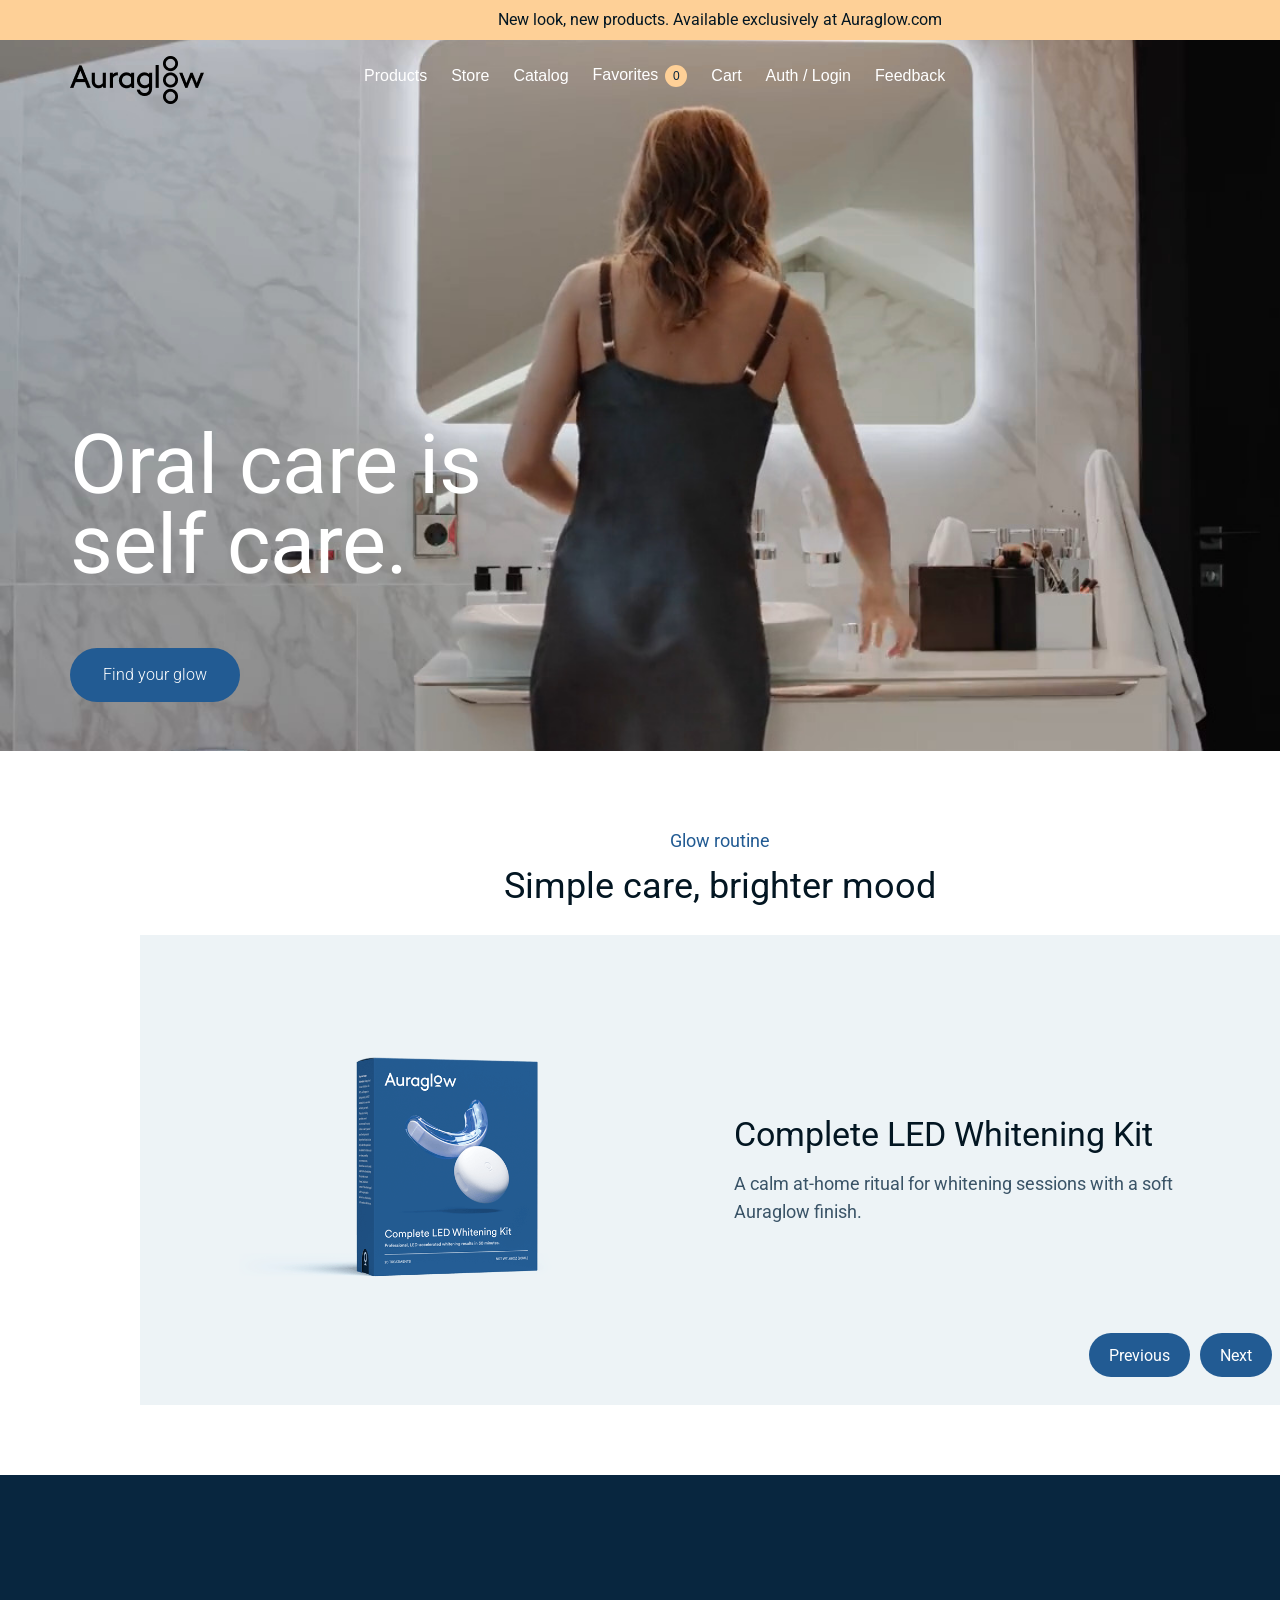
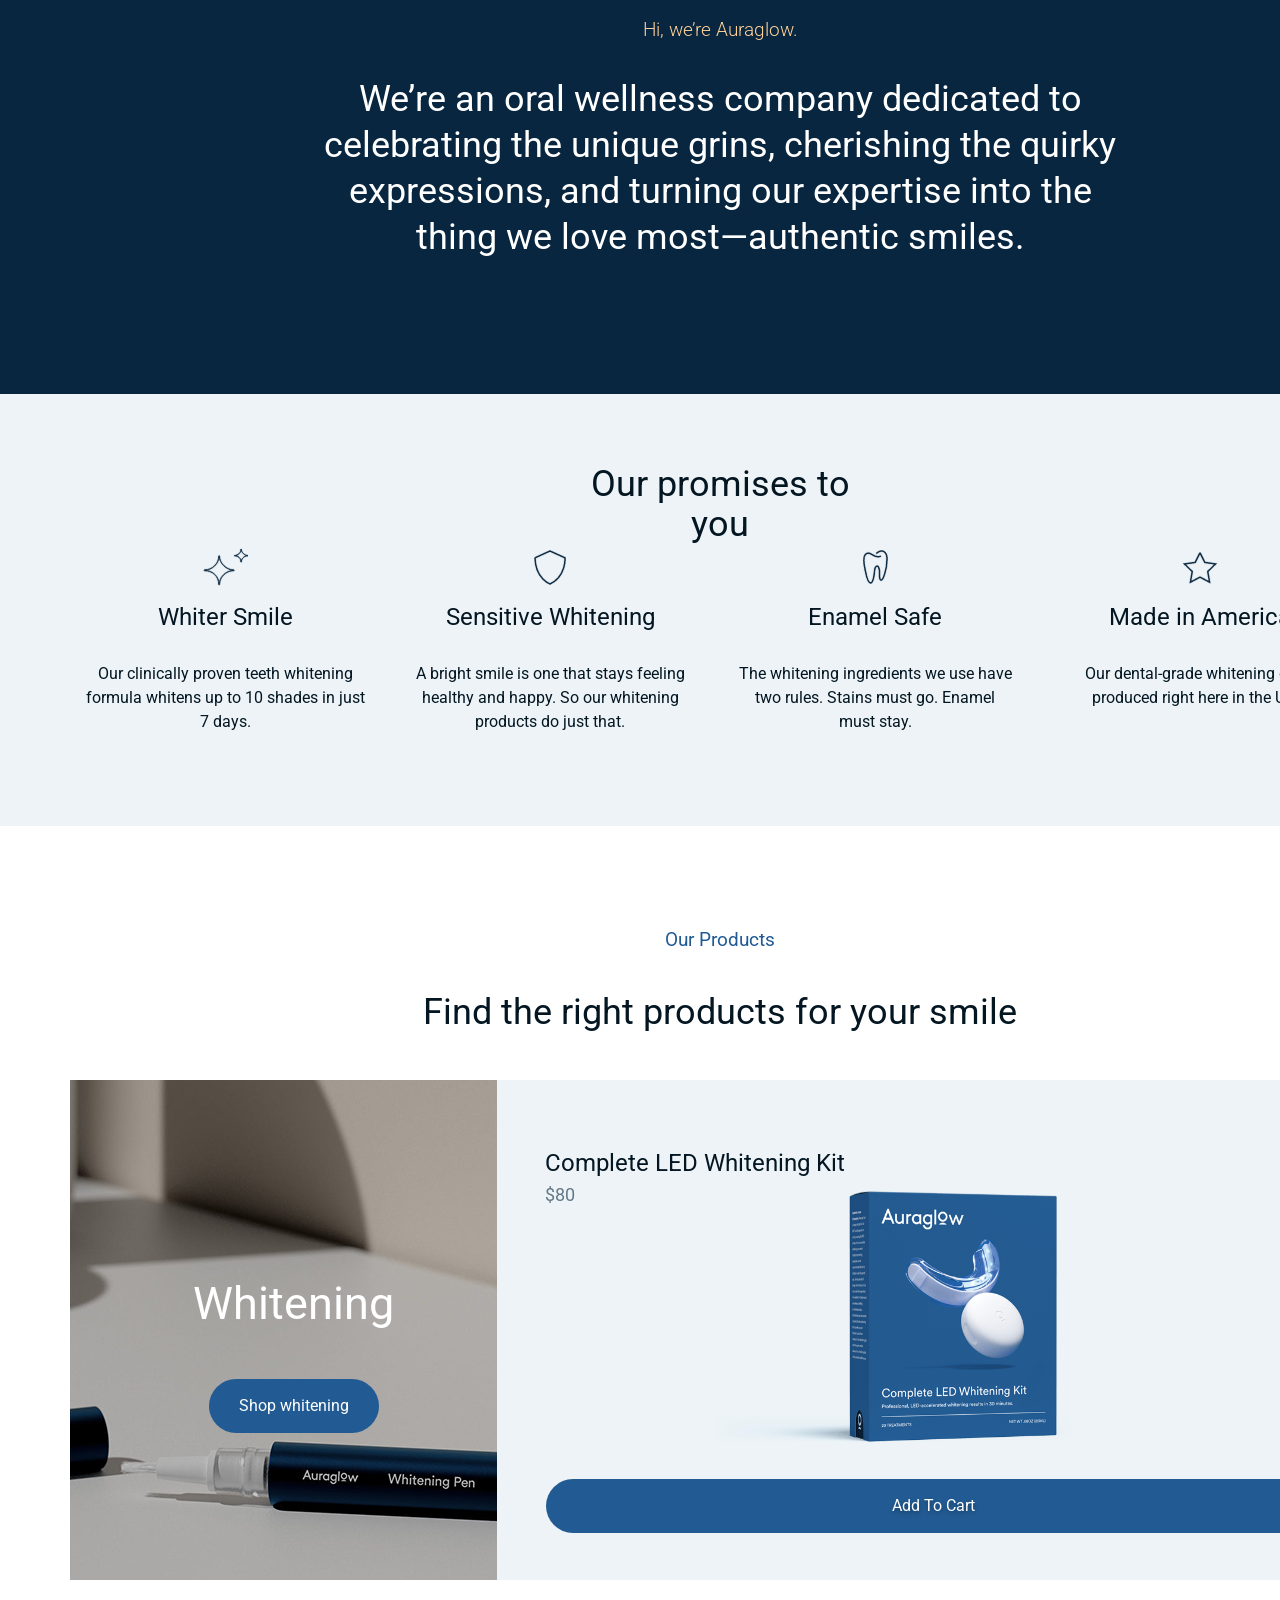
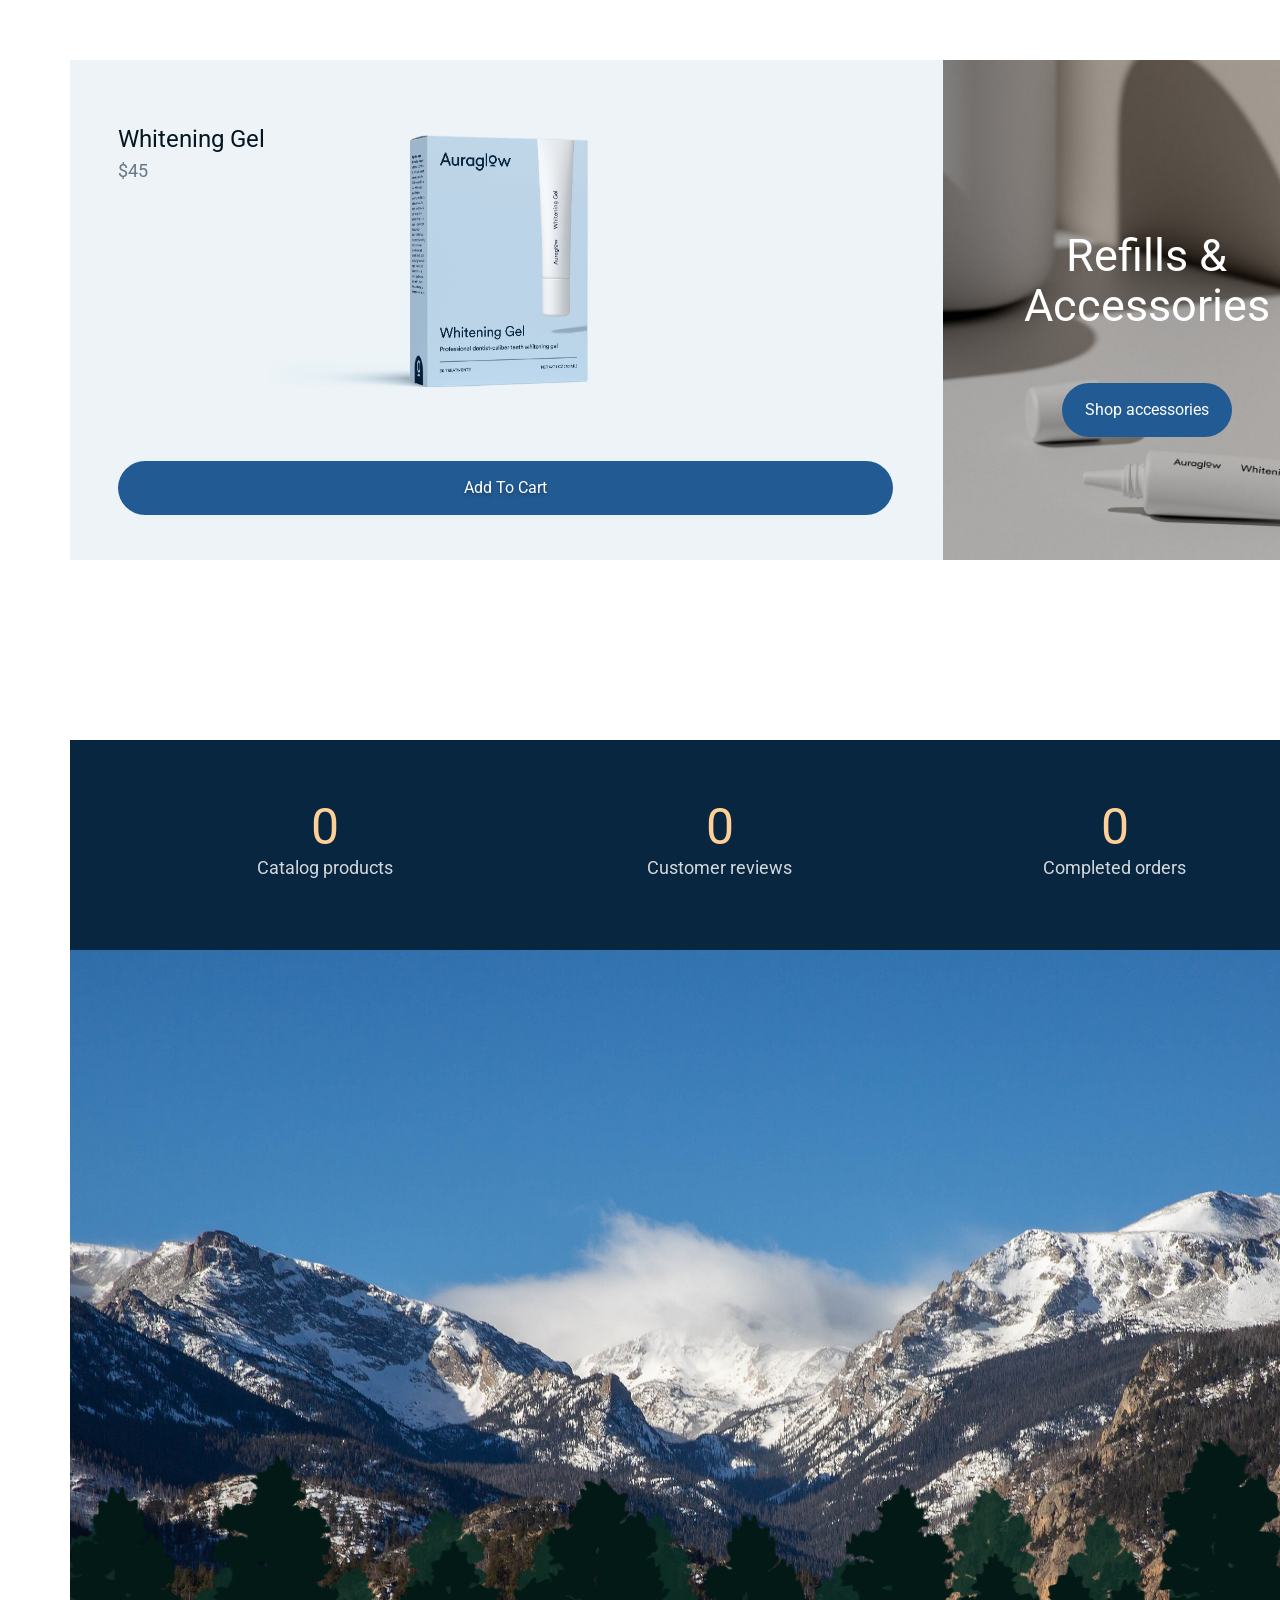
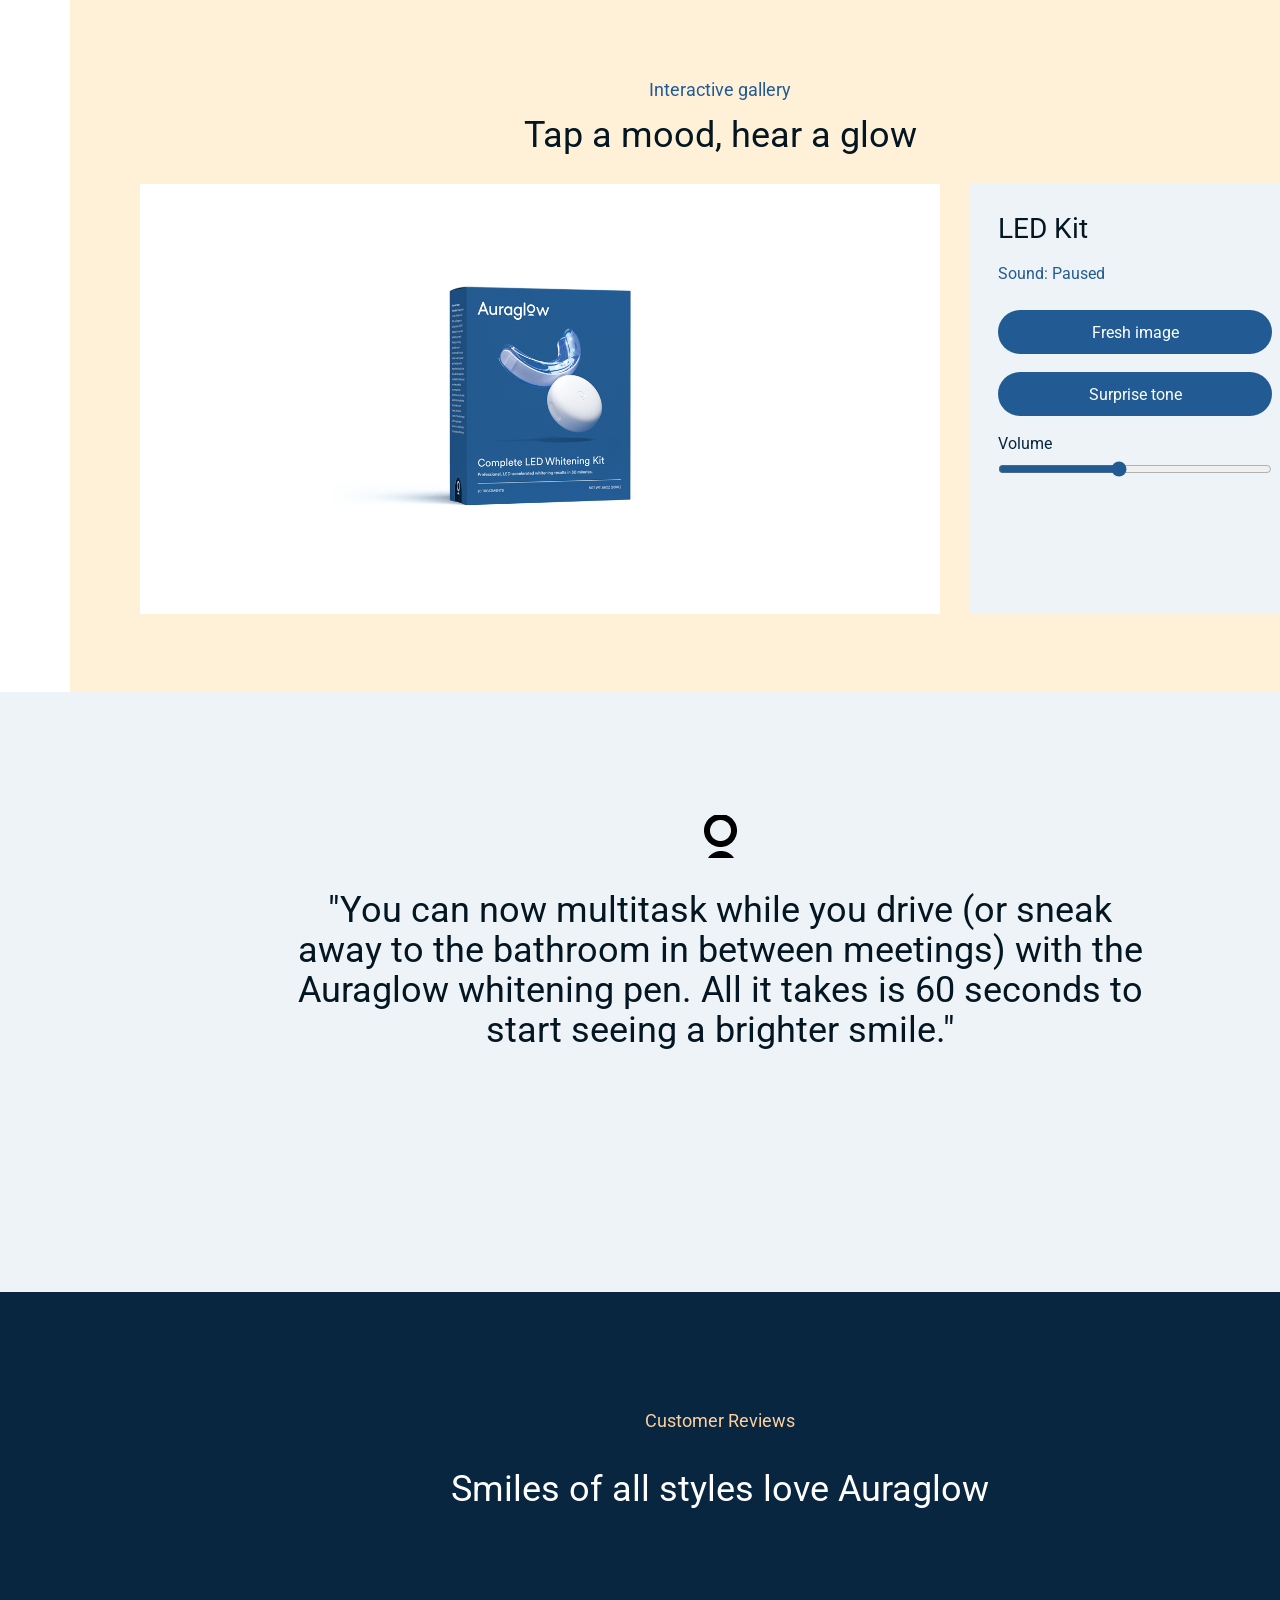
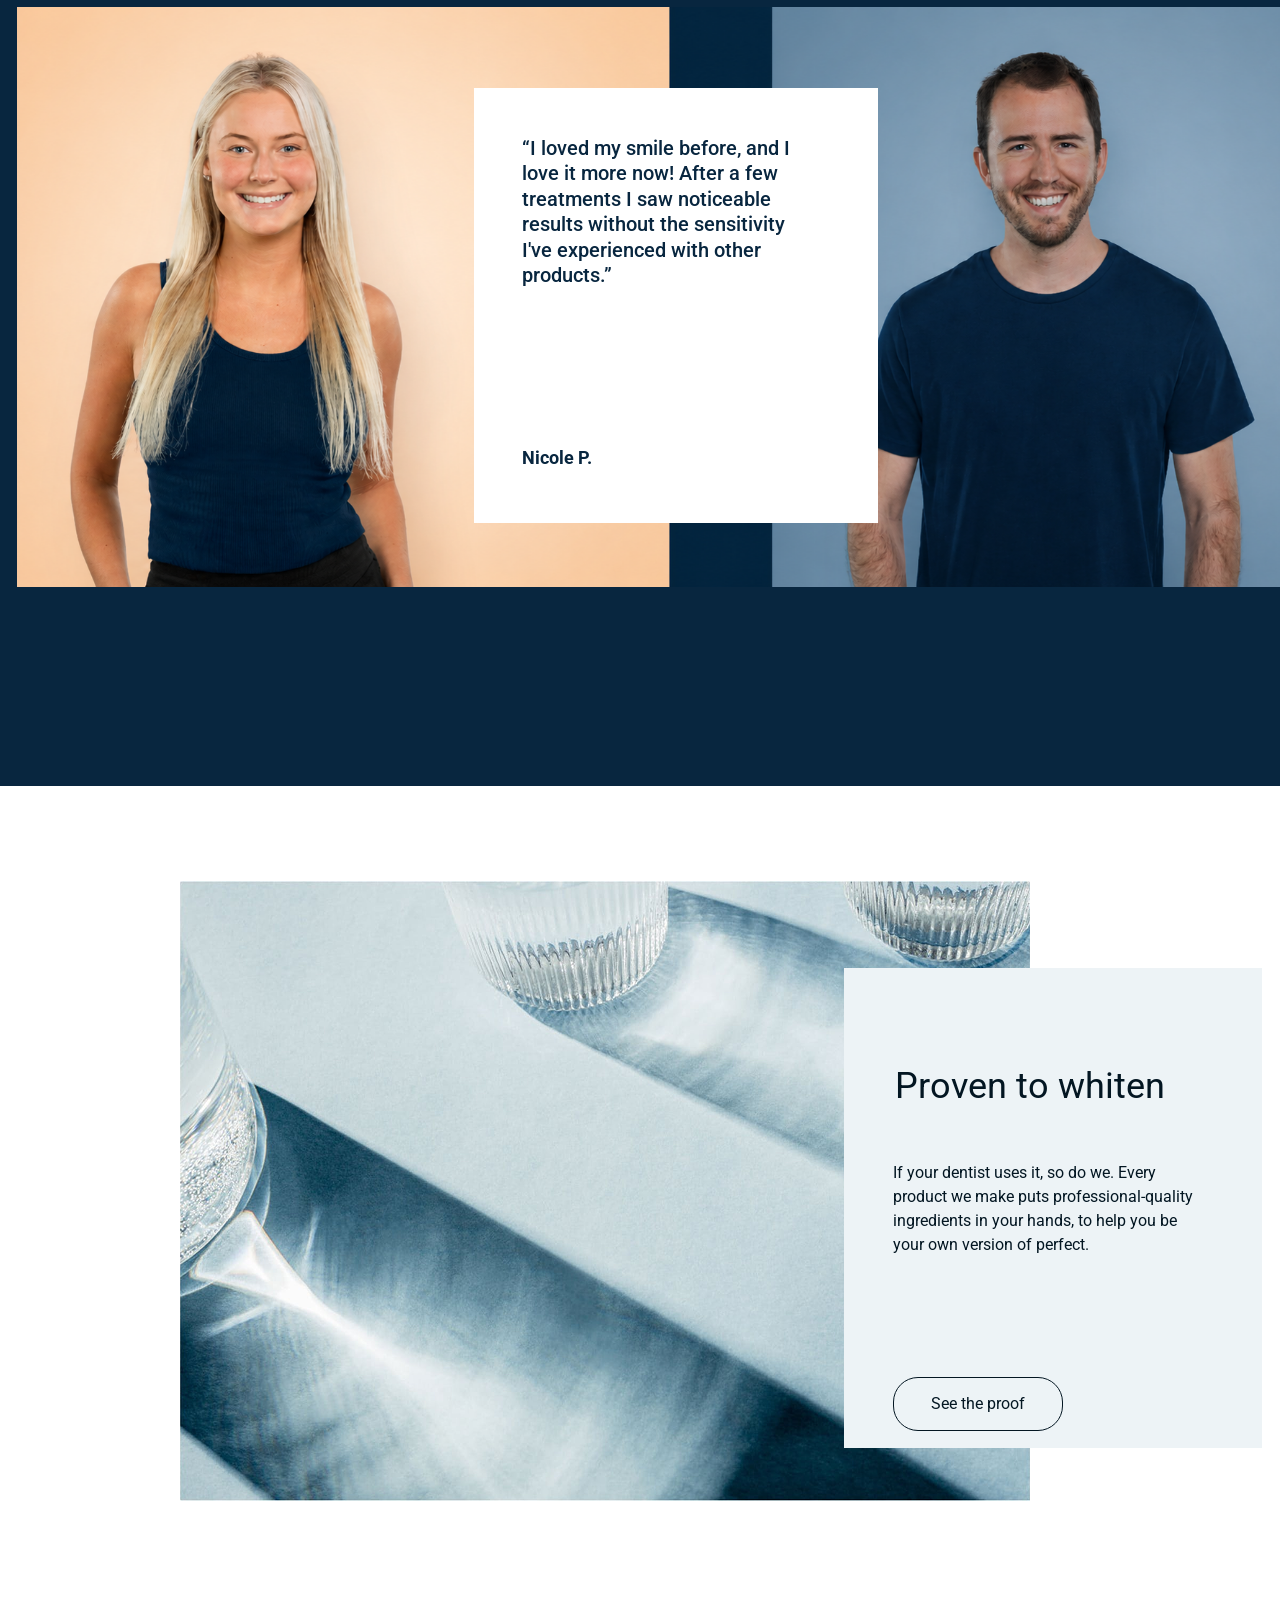
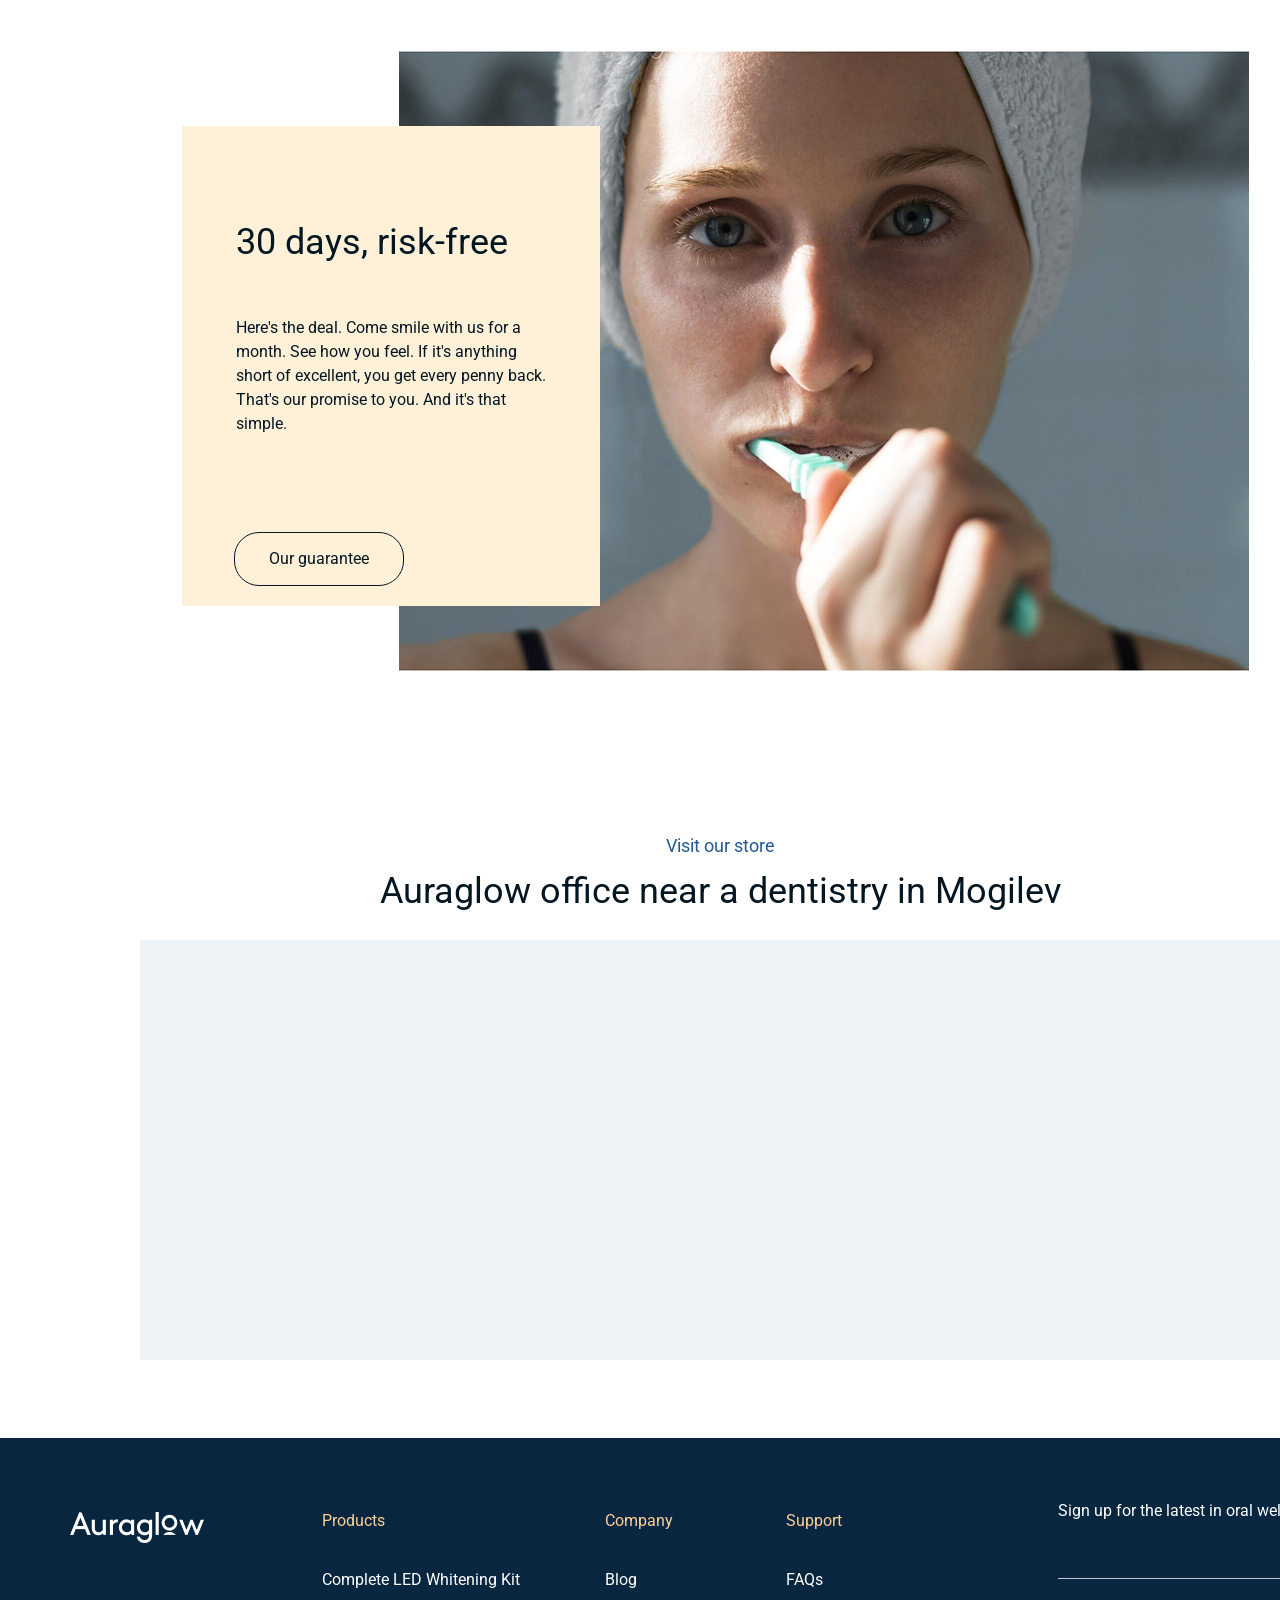
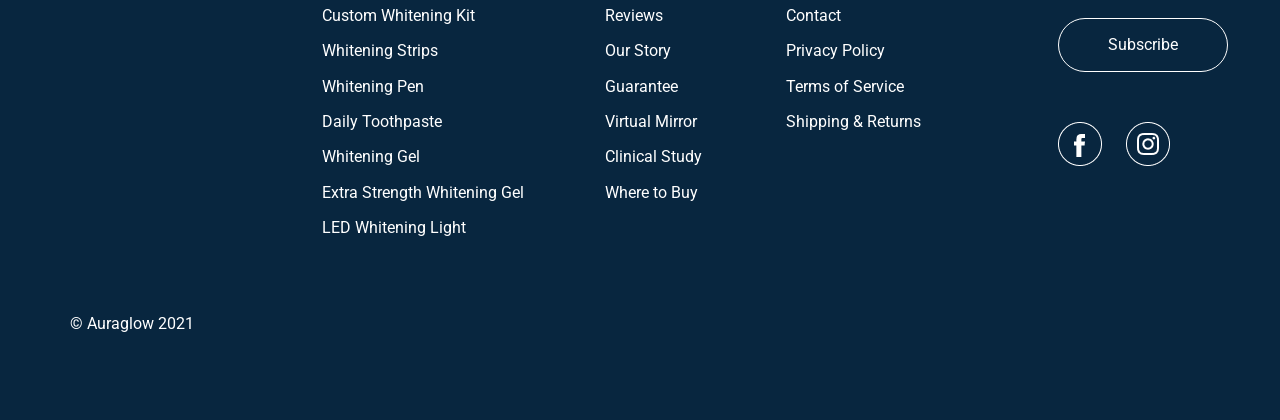
<file: lab3/desktop/index.html>
<!doctype html>
<html lang="en">
  <head>
    <meta charset="UTF-8" />
    <meta name="viewport" content="width=device-width, initial-scale=1.0" />
    <title>Auraglow</title>
    <link rel="icon" href="../assets/images/logo-icon.png" />
    <link
      href="https://fonts.googleapis.com/css2?family=Roboto:wght@100;300;400&display=swap"
      rel="stylesheet"
    />
    <link rel="stylesheet" href="css/style.css" />
    <link
      rel="stylesheet"
      href="../tablet/css/style.css"
      media="(max-width: 780px)"
    />
    <link
      rel="stylesheet"
      href="../mobile/css/style.css"
      media="(max-width: 480px)"
    />
    <link rel="stylesheet" href="css/catalog.css" />
    <script src="js/session.js" defer></script>
    <script src="js/ui-effects.js" defer></script>
  </head>

  <body>
    <div class="page">
      <div class="top-banner">
        <p class="top-banner__text">
          New look, new products. Available exclusively at Auraglow.com
        </p>
        <button class="top-banner__close">
          <img src="../assets/images/close.png" alt="" />
        </button>
      </div>

      <main class="main">
        <div class="hero-area">
          <header class="header">
            <div class="header__row">
              <a href="index.html" class="header__logo" aria-label="Auraglow">
                <img
                  src="../assets/images/logo.png"
                  alt="Auraglow"
                  class="header__logo-text"
                />
                <img
                  src="../assets/images/logo-icon.png"
                  alt=""
                  class="header__logo-icon"
                />
              </a>

              <nav class="nav">
                <a href="#products" class="nav__link">Products</a>
                <a href="#store" class="nav__link">Store</a>
                <a href="catalog.html" class="nav__link">Catalog</a>
                <a href="favorites.html" class="nav__link">Favorites</a>
                <a href="cart.html" class="nav__link">Cart</a>
                <a href="auth.html" class="nav__link" data-auth-link
                  >Auth / Login</a
                >
                <a href="feedback.html" class="nav__link">Feedback</a>
                <a href="admin.html" class="nav__link" data-admin-link hidden
                  >Admin</a
                >
                <button
                  class="nav__link nav__button"
                  type="button"
                  data-logout-button
                  hidden
                >
                  Logout
                </button>
              </nav>

              <a href="cart.html" class="cart">
                <img src="../assets/images/cart-icon.png" alt="Cart" />
              </a>
            </div>
          </header>

          <section class="hero">
            <div class="hero__content">
              <h1 class="hero__title">Oral care is self care.</h1>
              <a href="#products" class="hero__button">Find your glow</a>
            </div>
          </section>
        </div>

        <!-- Слайдер -->
        <section class="glow-slider" id="slider" data-slider>
          <div class="glow-slider__header">
            <p class="glow-slider__subtitle">Glow routine</p>
            <h2 class="glow-slider__title">Simple care, brighter mood</h2>
          </div>

          <div class="glow-slider__stage">
            <article class="glow-slider__slide is-active">
              <img
                src="../assets/product/product-kit.png"
                alt="Complete LED Whitening Kit"
              />
              <div>
                <h3>Complete LED Whitening Kit</h3>
                <p>
                  A calm at-home ritual for whitening sessions with a soft
                  Auraglow finish.
                </p>
              </div>
            </article>

            <article class="glow-slider__slide">
              <img
                src="../assets/product/product-gel.png"
                alt="Whitening Gel"
              />
              <div>
                <h3>Whitening Gel</h3>
                <p>
                  Fresh refills for the products you already use every week.
                </p>
              </div>
            </article>

            <article class="glow-slider__slide">
              <img
                src="../assets/product/product-starter-set.png"
                alt="Starter Set"
              />
              <div>
                <h3>Starter Set</h3>
                <p>
                  A clear first step for building a brighter daily smile
                  routine.
                </p>
              </div>
            </article>

            <div class="glow-slider__controls">
              <button
                class="glow-slider__button"
                type="button"
                data-slider-prev
              >
                Previous
              </button>
              <button
                class="glow-slider__button"
                type="button"
                data-slider-next
              >
                Next
              </button>
            </div>
          </div>
        </section>

        <section class="about" id="about">
          <div class="about__content">
            <p class="about__subtitle">Hi, we’re Auraglow.</p>
            <h2 class="about__title">
              We’re an oral wellness company dedicated to celebrating the unique
              grins, cherishing the quirky expressions, and turning our
              expertise into the thing we love most—authentic smiles.
            </h2>
          </div>
        </section>

        <!-- Блок преимуществ -->
        <section class="promises" id="promises">
          <h2 class="promises__title">Our promises to you</h2>

          <!-- Сетка карточек -->
          <div class="promises__grid">
            <!-- Карточка 1 -->
            <article class="promises__card">
              <div class="promises__icon-box">
                <img
                  src="../assets/images/promise-smile.png"
                  alt=""
                  class="promises__icon promises__icon--smile"
                />
              </div>
              <h3 class="promises__card-title">Whiter Smile</h3>
              <p class="promises__card-text">
                Our clinically proven teeth whitening formula whitens up to 10
                shades in just 7 days.
              </p>
            </article>

            <!-- Карточка 2 -->
            <article class="promises__card">
              <div class="promises__icon-box">
                <img
                  src="../assets/images/promise-shield.png"
                  alt=""
                  class="promises__icon promises__icon--shield"
                />
              </div>
              <h3 class="promises__card-title">Sensitive Whitening</h3>
              <p class="promises__card-text">
                A bright smile is one that stays feeling healthy and happy. So
                our whitening products do just that.
              </p>
            </article>

            <!-- Карточка 3 -->
            <article class="promises__card">
              <div class="promises__icon-box">
                <img
                  src="../assets/images/promise-tooth.png"
                  alt=""
                  class="promises__icon promises__icon--tooth"
                />
              </div>
              <h3 class="promises__card-title">Enamel Safe</h3>
              <p class="promises__card-text">
                The whitening ingredients we use have two rules. Stains must go.
                Enamel must stay.
              </p>
            </article>

            <!-- Карточка 4 -->
            <article class="promises__card">
              <div class="promises__icon-box">
                <img
                  src="../assets/images/promise-star.png"
                  alt=""
                  class="promises__icon promises__icon--star"
                />
              </div>
              <h3 class="promises__card-title">Made in America</h3>
              <p class="promises__card-text">
                Our dental-grade whitening gel is produced right here in the
                USA.
              </p>
            </article>
          </div>
        </section>

        <!-- Товары -->
        <section class="products" id="products">
          <div class="products__container">
            <p class="products__subtitle">Our Products</p>
            <h2 class="products__title">
              Find the right products for your smile
            </h2>

            <div class="products__grid">
              <article class="products__promo products__promo--whitening">
                <h3 class="products__promo-title">Whitening</h3>
                <a class="products__promo-button" href="catalog.html"
                  >Shop whitening</a
                >
              </article>

              <article class="products__card products__card--kit">
                <div class="products__card-info">
                  <h3 class="products__card-title">
                    Complete LED Whitening Kit
                  </h3>
                  <p class="products__card-price">$80</p>
                </div>

                <img
                  class="products__card-image products__card-image--kit"
                  src="../assets/product/product-kit.png"
                  alt="Complete LED Whitening Kit"
                />

                <a class="products__card-button" href="#">Add To Cart</a>
              </article>

              <article class="products__card products__card--gel">
                <div class="products__card-info">
                  <h3 class="products__card-title">Whitening Gel</h3>
                  <p class="products__card-price">$45</p>
                </div>

                <img
                  class="products__card-image products__card-image--gel"
                  src="../assets/product/product-gel.png"
                  alt="Whitening Gel"
                />

                <a class="products__card-button" href="#">Add To Cart</a>
              </article>

              <article class="products__promo products__promo--accessories">
                <h3 class="products__promo-title">Refills &amp; Accessories</h3>
                <a class="products__promo-button" href="catalog.html"
                  >Shop accessories</a
                >
              </article>
            </div>
          </div>
        </section>

        <!-- Анимированные счётчики -->
        <section class="auraglow-stats" aria-label="Auraglow statistics">
          <div class="auraglow-stats__item">
            <span
              class="auraglow-stats__number"
              data-stat-source="/products"
              data-fallback="17"
              >0</span
            >
            <p class="auraglow-stats__label">Catalog products</p>
          </div>
          <div class="auraglow-stats__item">
            <span
              class="auraglow-stats__number"
              data-stat-source="/feedback"
              data-fallback="6"
              >0</span
            >
            <p class="auraglow-stats__label">Customer reviews</p>
          </div>
          <div class="auraglow-stats__item">
            <span
              class="auraglow-stats__number"
              data-stat-source="/orders"
              data-fallback="3"
              >0</span
            >
            <p class="auraglow-stats__label">Completed orders</p>
          </div>
        </section>

        <!-- Parallax-эффект -->
        <section class="parallax">
          <div class="parallax__layer parallax__layer--back">
            <img src="../assets/images/mountains.jpg" alt="Mountains" />
          </div>

          <div class="parallax__layer parallax__layer--front">
            <img src="../assets/images/forest.png" alt="Forest" />
          </div>
        </section>

        <!-- Интерактивная медиа галерея 10 изображений, звук, плавная смена -->
        <section class="media-gallery" id="gallery" data-media-gallery>
          <div class="media-gallery__header">
            <p class="media-gallery__subtitle">Interactive gallery</p>
            <h2 class="media-gallery__title">Tap a mood, hear a glow</h2>
          </div>

          <div class="media-gallery__body">
            <div class="media-gallery__viewer">
              <img
                src="../assets/product/product-kit.png"
                alt="LED Kit"
                data-gallery-image
              />
              <button
                class="media-gallery__button media-gallery__video-button"
                type="button"
                data-video-open
                hidden
              >
                Play video
              </button>
            </div>

            <div class="media-gallery__panel">
              <h3 class="media-gallery__current" data-gallery-title>LED Kit</h3>
              <p class="media-gallery__status">
                Sound: <span data-audio-status>Paused</span>
              </p>
              <button
                class="media-gallery__button"
                type="button"
                data-gallery-random
              >
                Fresh image
              </button>
              <button
                class="media-gallery__button"
                type="button"
                data-gallery-random
              >
                Surprise tone
              </button>
              <label class="media-gallery__volume">
                <span>Volume</span>
                <input
                  type="range"
                  min="0"
                  max="0.8"
                  step="0.05"
                  value="0.35"
                  data-volume
                />
              </label>
            </div>
          </div>
        </section>

        <!-- Модальное окно видео -->
        <section class="ui-modal" id="videoModal" aria-hidden="true">
          <div class="ui-modal__dialog" role="dialog" aria-modal="true">
            <button
              class="ui-modal__close"
              type="button"
              data-modal-close
              aria-label="Close video"
            >
              x
            </button>
            <video
              class="video-frame"
              controls
              preload="metadata"
              poster="../assets/images/proof-whitening.png"
            >
              <source
                src="../assets/video/auraglow-whitening.mp4"
                type="video/mp4"
              />
              Your browser does not support HTML5 video.
            </video>
          </div>
        </section>

        <div class="testimonial">
          <div class="testimonial__content">
            <img
              class="testimonial__icon"
              src="../assets/images/testimonial-icon.png"
              alt=""
            />

            <p class="testimonial__text">
              "You can now multitask while you drive (or sneak<br />
              away to the bathroom in between meetings) with the<br />
              Auraglow whitening pen. All it takes is 60 seconds to<br />
              start seeing a brighter smile."
            </p>
          </div>
        </div>

        <section class="reviews" id="reviews">
          <div class="reviews__content">
            <p class="reviews__subtitle">Customer Reviews</p>

            <h2 class="reviews__title">Smiles of all styles love Auraglow</h2>

            <div class="reviews__image" aria-label="Customer reviews">
              <article class="reviews__card">
                <p class="reviews__card-text">
                  “I loved my smile before, and I love it more now! After a few
                  treatments I saw noticeable results without the sensitivity
                  I've experienced with other products.”
                </p>

                <p class="reviews__author">Nicole P.</p>
              </article>
            </div>
          </div>
        </section>

        <section class="proof">
          <div class="proof__item proof__item--whiten">
            <img
              class="proof__image proof__image--whiten"
              src="../assets/images/proof-whitening.png"
              alt=""
            />

            <div class="proof__card proof__card--whiten">
              <h2 class="proof__title">Proven to whiten</h2>
              <p class="proof__text">
                If your dentist uses it, so do we. Every product we make puts
                professional-quality ingredients in your hands, to help you be
                your own version of perfect.
              </p>
              <a class="proof__button" href="#">See the proof</a>
            </div>
          </div>

          <div class="proof__item proof__item--guarantee">
            <img
              class="proof__image proof__image--guarantee"
              src="../assets/images/proof-guarantee.png"
              alt=""
            />

            <div class="proof__card proof__card--guarantee">
              <h2 class="proof__title">30 days, risk-free</h2>
              <p class="proof__text">
                Here's the deal. Come smile with us for a month. See how you
                feel. If it's anything short of excellent, you get every penny
                back. That's our promise to you. And it's that simple.
              </p>
              <a class="proof__button" href="#">Our guarantee</a>
            </div>
          </div>
        </section>

        <!-- Карта -->
        <section class="store-map" id="store">
          <div class="store-map__header">
            <p class="store-map__subtitle">Visit our store</p>
            <h2 class="store-map__title">
              Auraglow office near a dentistry in Mogilev
            </h2>
          </div>
          <div class="store-map__frame">
            <iframe
              src="https://yandex.ru/map-widget/v1/?ll=30.331359%2C53.894548&z=15&mode=search&text=%D1%81%D1%82%D0%BE%D0%BC%D0%B0%D1%82%D0%BE%D0%BB%D0%BE%D0%B3%D0%B8%D1%8F%20%D0%9C%D0%BE%D0%B3%D0%B8%D0%BB%D0%B5%D0%B2"
              title="Mogilev dentistry map"
              loading="lazy"
            ></iframe>
          </div>
        </section>
      </main>

      <footer class="site-footer">
        <div class="site-footer__inner">
          <a href="#" class="site-footer__logo" aria-label="Auraglow">
            <img
              src="../assets/images/Logo-Auraglow.png"
              alt="Auraglow"
              class="site-footer__logo-image"
            />
          </a>

          <nav
            class="site-footer__nav site-footer__nav--products"
            aria-label="Products"
          >
            <h2 class="site-footer__title">Products</h2>

            <ul class="site-footer__list">
              <li><a href="catalog.html">Complete LED Whitening Kit</a></li>
              <li><a href="catalog.html">Custom Whitening Kit</a></li>
              <li><a href="catalog.html">Whitening Strips</a></li>
              <li><a href="catalog.html">Whitening Pen</a></li>
              <li><a href="catalog.html">Daily Toothpaste</a></li>
              <li><a href="catalog.html">Whitening Gel</a></li>
              <li><a href="catalog.html">Extra Strength Whitening Gel</a></li>
              <li><a href="catalog.html">LED Whitening Light</a></li>
            </ul>
          </nav>

          <nav
            class="site-footer__nav site-footer__nav--company"
            aria-label="Company"
          >
            <h2 class="site-footer__title">Company</h2>

            <ul class="site-footer__list">
              <li><a href="#">Blog</a></li>
              <li><a href="#">Reviews</a></li>
              <li><a href="#">Our Story</a></li>
              <li><a href="#">Guarantee</a></li>
              <li><a href="#">Virtual Mirror</a></li>
              <li><a href="#">Clinical Study</a></li>
              <li><a href="#">Where to Buy</a></li>
            </ul>
          </nav>

          <nav
            class="site-footer__nav site-footer__nav--support"
            aria-label="Support"
          >
            <h2 class="site-footer__title">Support</h2>

            <ul class="site-footer__list">
              <li><a href="#">FAQs</a></li>
              <li><a href="#">Contact</a></li>
              <li><a href="#">Privacy Policy</a></li>
              <li><a href="#">Terms of Service</a></li>
              <li><a href="#">Shipping &amp; Returns</a></li>
            </ul>
          </nav>

          <div class="site-footer__subscribe">
            <p class="site-footer__subscribe-text">
              Sign up for the latest in oral wellness
            </p>

            <div class="site-footer__subscribe-line" aria-hidden="true"></div>

            <button class="site-footer__subscribe-button" type="button">
              Subscribe
            </button>

            <div class="site-footer__socials" aria-label="Social links">
              <a
                href="#"
                class="site-footer__social-link"
                aria-label="Facebook"
              >
                <img
                  src="../assets/images/Vector-F.png"
                  alt=""
                  class="site-footer__social-icon site-footer__social-icon--facebook"
                />
              </a>

              <a
                href="#"
                class="site-footer__social-link"
                aria-label="Instagram"
              >
                <img
                  src="../assets/images/Vector-Insta.png"
                  alt=""
                  class="site-footer__social-icon site-footer__social-icon--instagram"
                />
              </a>
            </div>
          </div>

          <p class="site-footer__copyright">© Auraglow 2021</p>
        </div>
      </footer>
    </div>
  </body>
</html>
</file>
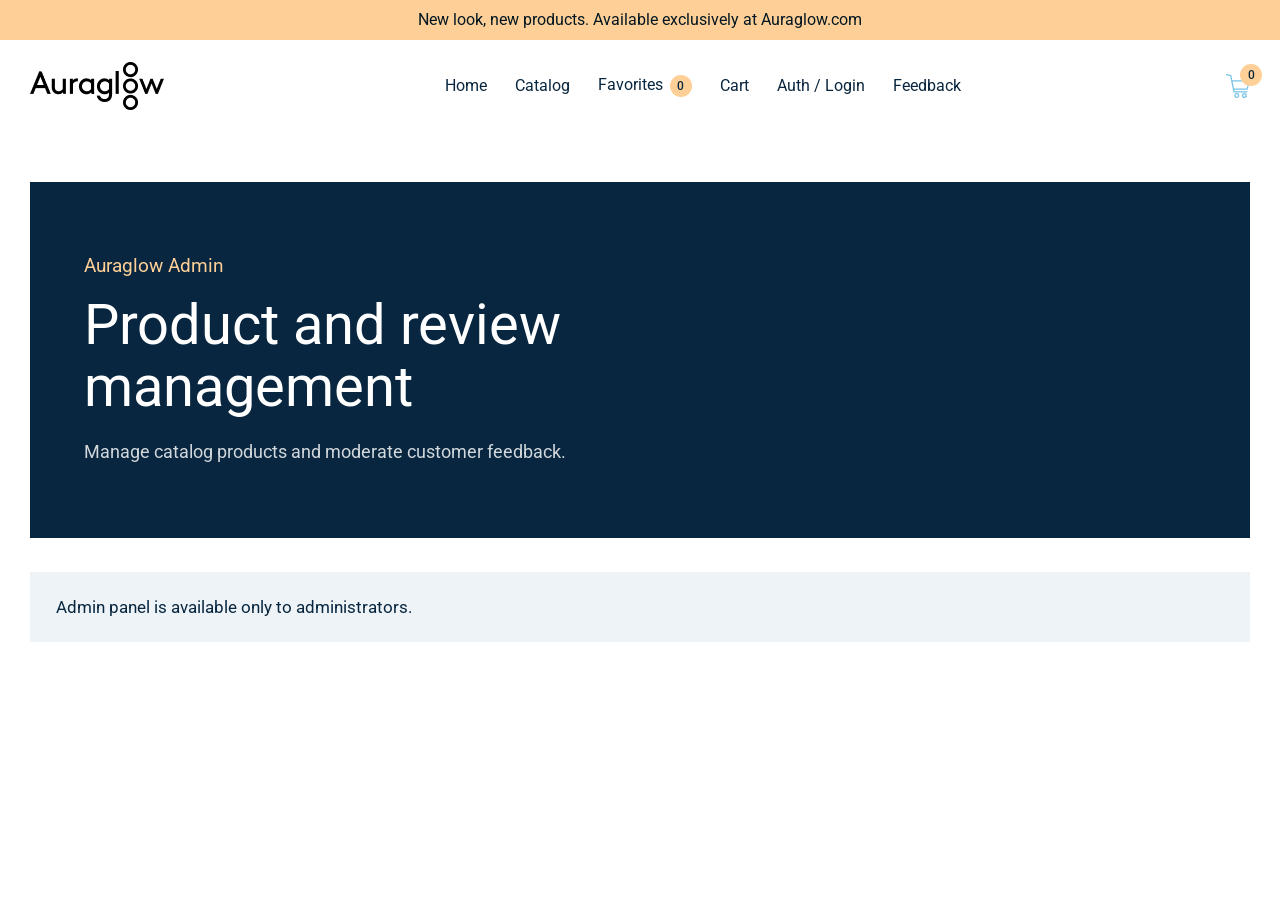
<file: lab3/desktop/admin.html>
<!doctype html>
<html lang="en">
  <head>
    <meta charset="UTF-8" />
    <meta name="viewport" content="width=device-width, initial-scale=1.0" />
    <title>Auraglow Admin</title>
    <link rel="icon" href="../assets/images/logo-icon.png" />
    <link
      href="https://fonts.googleapis.com/css2?family=Roboto:wght@100;300;400;500&display=swap"
      rel="stylesheet"
    />
    <link rel="stylesheet" href="css/style.css" />
    <link rel="stylesheet" href="css/catalog.css" />
    <script src="js/session.js" defer></script>
    <script src="js/ui-effects.js" defer></script>
    <script src="js/admin.js" defer></script>
  </head>

  <body>
    <div class="catalog-page">
      <div class="catalog-top">
        <p class="catalog-top__text">
          New look, new products. Available exclusively at Auraglow.com
        </p>
      </div>

      <header class="catalog-header">
        <a
          href="index.html"
          class="catalog-header__logo"
          aria-label="Auraglow home"
        >
          <img
            src="../assets/images/logo.png"
            alt="Auraglow"
            class="catalog-header__logo-text"
          />
          <img
            src="../assets/images/logo-icon.png"
            alt=""
            class="catalog-header__logo-icon"
          />
        </a>

        <nav class="catalog-nav" aria-label="Main navigation">
          <a href="index.html" class="catalog-nav__link">Home</a>
          <a href="catalog.html" class="catalog-nav__link">Catalog</a>
          <a href="favorites.html" class="catalog-nav__link">Favorites</a>
          <a href="cart.html" class="catalog-nav__link">Cart</a>
          <a href="auth.html" class="catalog-nav__link" data-auth-link
            >Auth / Login</a
          >
          <a href="feedback.html" class="catalog-nav__link">Feedback</a>
          <a href="admin.html" class="catalog-nav__link" data-admin-link hidden
            >Admin</a
          >
          <button
            class="catalog-nav__link catalog-nav__button"
            type="button"
            data-logout-button
            hidden
          >
            Logout
          </button>
        </nav>

        <a href="cart.html" class="catalog-header__cart" aria-label="Cart">
          <img src="../assets/images/cart-icon.png" alt="" />
        </a>
      </header>

      <main class="catalog-main">
        <section class="catalog-hero">
          <p class="catalog-hero__subtitle">Auraglow Admin</p>
          <h1 class="catalog-hero__title">Product and review management</h1>
          <p class="catalog-hero__text">
            Manage catalog products and moderate customer feedback.
          </p>
        </section>

        <section
          class="auth-status"
          id="adminAccessMessage"
          aria-live="polite"
        ></section>

        <div id="adminContent" hidden>
          <section class="forms-layout" aria-label="Product management">
            <form class="form-panel" id="addProductForm" novalidate>
              <div class="form-panel__header">
                <p class="catalog-hero__subtitle">Products</p>
                <h2 class="form-panel__title">Add product</h2>
              </div>

              <div class="form-grid">
                <label class="form-field form-field--required">
                  <span>Title</span>
                  <input id="addTitle" type="text" />
                  <small class="form-error" data-error-for="addTitle"></small>
                </label>
                <label class="form-field form-field--required">
                  <span>Category</span>
                  <input id="addCategory" type="text" />
                  <small
                    class="form-error"
                    data-error-for="addCategory"
                  ></small>
                </label>
                <label class="form-field form-field--required">
                  <span>Price</span>
                  <input id="addPrice" type="number" min="1" step="1" />
                  <small class="form-error" data-error-for="addPrice"></small>
                </label>
                <label class="form-field form-field--required">
                  <span>Rating</span>
                  <input
                    id="addRating"
                    type="number"
                    min="0"
                    max="5"
                    step="0.1"
                  />
                  <small class="form-error" data-error-for="addRating"></small>
                </label>
              </div>

              <label class="form-field form-field--required">
                <span>Image path</span>
                <input
                  id="addImage"
                  type="text"
                  placeholder="../assets/product/product-kit.png"
                />
                <small class="form-error" data-error-for="addImage"></small>
              </label>

              <label class="form-field form-field--required">
                <span>Description</span>
                <textarea id="addDescription" rows="4"></textarea>
                <small
                  class="form-error"
                  data-error-for="addDescription"
                ></small>
              </label>

              <div class="inline-options">
                <label
                  ><input id="addInStock" type="checkbox" checked /> In
                  stock</label
                >
                <label
                  ><input id="addIsPopular" type="checkbox" /> Popular</label
                >
              </div>

              <button
                class="catalog-card__button form-submit"
                id="addProductButton"
                type="submit"
                disabled
              >
                Add product
              </button>
              <p
                class="form-message"
                id="addProductMessage"
                aria-live="polite"
              ></p>
            </form>

            <form class="form-panel" id="editProductForm" novalidate>
              <div class="form-panel__header">
                <p class="catalog-hero__subtitle">Products</p>
                <h2 class="form-panel__title">Edit product</h2>
              </div>

              <label class="form-field form-field--required">
                <span>Product</span>
                <select id="editProductSelect">
                  <option value="">Choose product</option>
                </select>
                <small
                  class="form-error"
                  data-error-for="editProductSelect"
                ></small>
              </label>

              <div class="form-grid">
                <label class="form-field form-field--required">
                  <span>Title</span>
                  <input id="editTitle" type="text" />
                  <small class="form-error" data-error-for="editTitle"></small>
                </label>
                <label class="form-field form-field--required">
                  <span>Category</span>
                  <input id="editCategory" type="text" />
                  <small
                    class="form-error"
                    data-error-for="editCategory"
                  ></small>
                </label>
                <label class="form-field form-field--required">
                  <span>Price</span>
                  <input id="editPrice" type="number" min="1" step="1" />
                  <small class="form-error" data-error-for="editPrice"></small>
                </label>
                <label class="form-field form-field--required">
                  <span>Rating</span>
                  <input
                    id="editRating"
                    type="number"
                    min="0"
                    max="5"
                    step="0.1"
                  />
                  <small class="form-error" data-error-for="editRating"></small>
                </label>
              </div>

              <label class="form-field form-field--required">
                <span>Image path</span>
                <input id="editImage" type="text" />
                <small class="form-error" data-error-for="editImage"></small>
              </label>

              <label class="form-field form-field--required">
                <span>Description</span>
                <textarea id="editDescription" rows="4"></textarea>
                <small
                  class="form-error"
                  data-error-for="editDescription"
                ></small>
              </label>

              <div class="inline-options">
                <label
                  ><input id="editInStock" type="checkbox" /> In stock</label
                >
                <label
                  ><input id="editIsPopular" type="checkbox" /> Popular</label
                >
              </div>

              <button
                class="catalog-card__button form-submit"
                id="editProductButton"
                type="submit"
                disabled
              >
                Save product
              </button>
              <p
                class="form-message"
                id="editProductMessage"
                aria-live="polite"
              ></p>
            </form>
          </section>

          <section class="forms-layout forms-layout--single">
            <form class="form-panel" id="deleteProductForm" novalidate>
              <div class="form-panel__header">
                <p class="catalog-hero__subtitle">Products</p>
                <h2 class="form-panel__title">Delete product</h2>
              </div>

              <label class="form-field form-field--required">
                <span>Product</span>
                <select id="deleteProductSelect">
                  <option value="">Choose product</option>
                </select>
                <small
                  class="form-error"
                  data-error-for="deleteProductSelect"
                ></small>
              </label>

              <button
                class="catalog-card__button form-submit"
                id="deleteProductButton"
                type="submit"
                disabled
              >
                Delete product
              </button>
              <p
                class="form-message"
                id="deleteProductMessage"
                aria-live="polite"
              ></p>
            </form>

            <section class="form-panel" aria-label="Review moderation">
              <div class="form-panel__header">
                <p class="catalog-hero__subtitle">Feedback</p>
                <h2 class="form-panel__title">Moderate reviews</h2>
              </div>

              <div class="form-grid">
                <label class="form-field">
                  <span>By product</span>
                  <select id="reviewProductFilter">
                    <option value="">All products</option>
                  </select>
                </label>
                <label class="form-field">
                  <span>By user</span>
                  <select id="reviewUserFilter">
                    <option value="">All users</option>
                  </select>
                </label>
              </div>

              <div class="review-list" id="adminReviewList"></div>
            </section>
          </section>
        </div>
      </main>
    </div>
  </body>
</html>
</file>
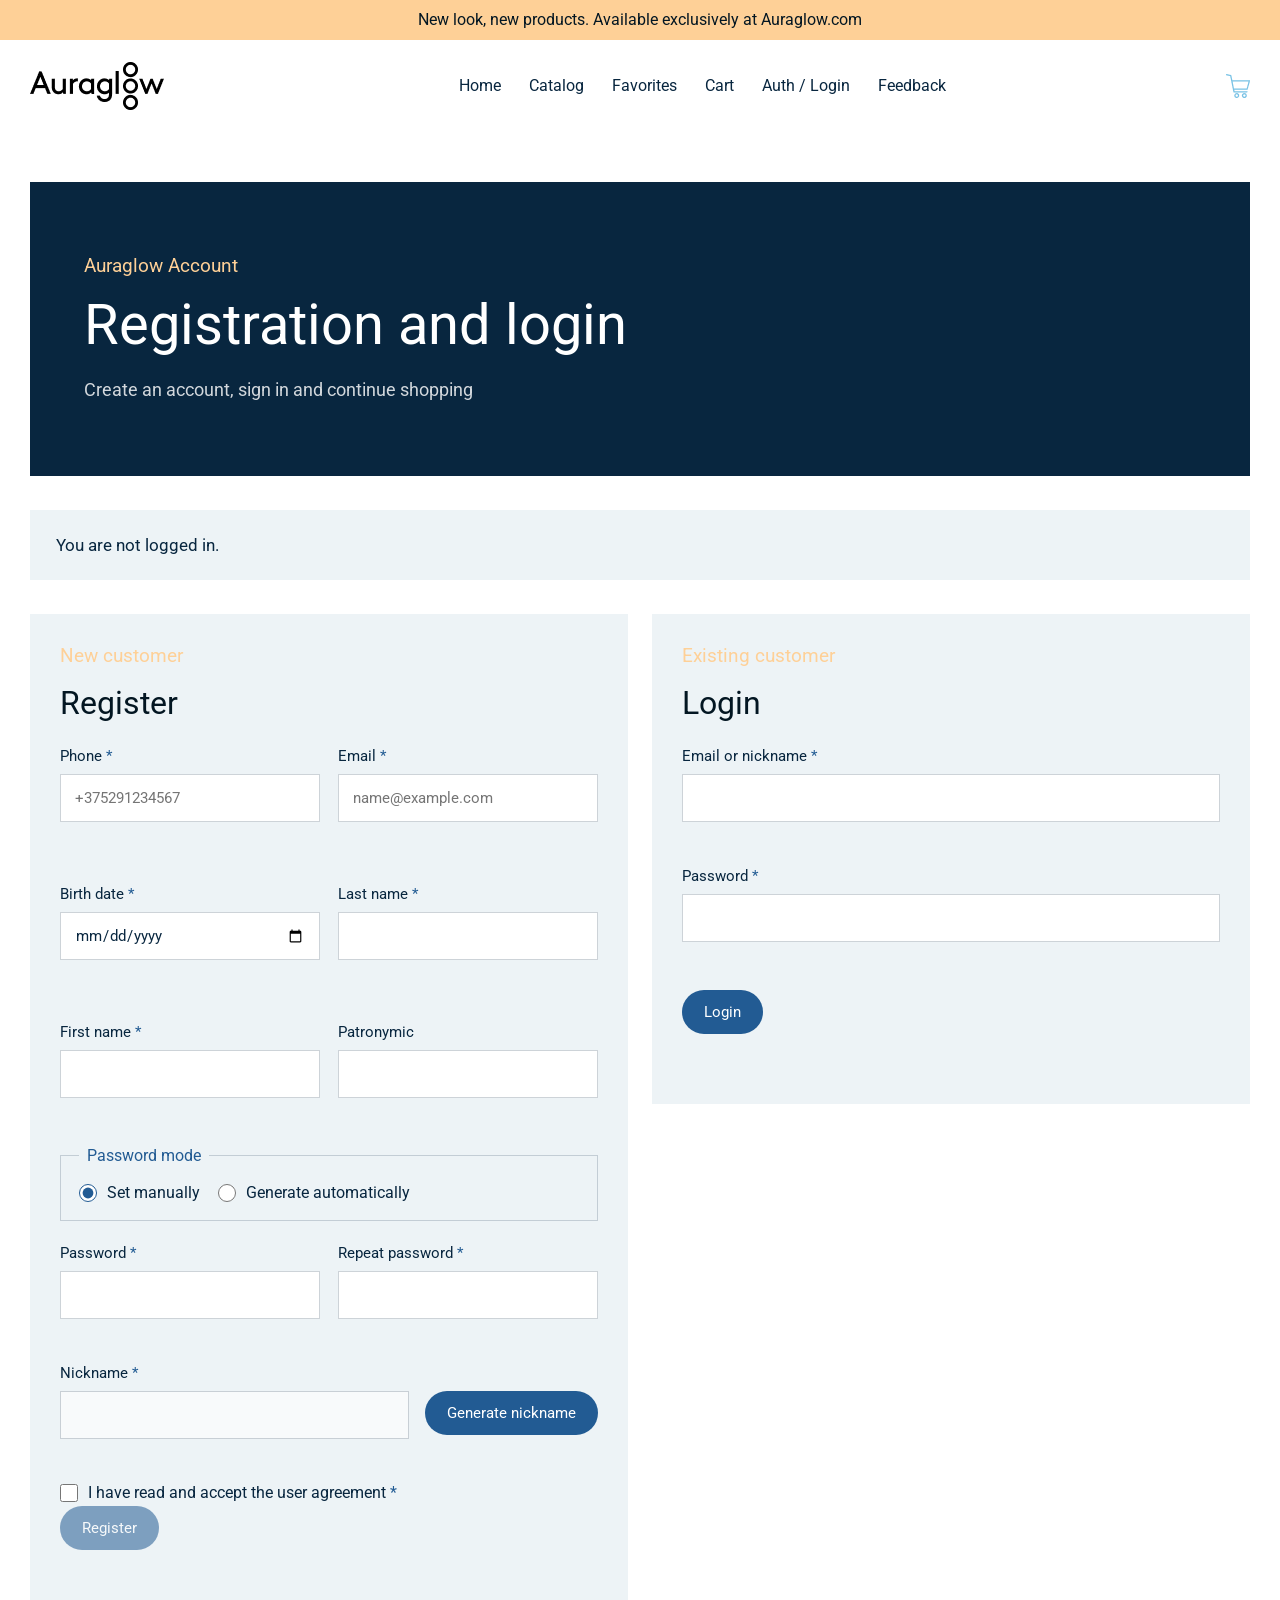
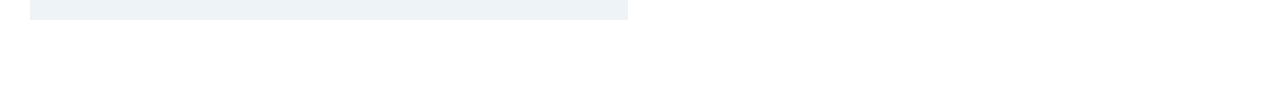
<file: lab3/desktop/auth.html>
<!doctype html>
<html lang="en">
  <head>
    <meta charset="UTF-8" />
    <meta name="viewport" content="width=device-width, initial-scale=1.0" />
    <title>Auraglow Auth</title>
    <link
      href="https://fonts.googleapis.com/css2?family=Roboto:wght@100;300;400;500&display=swap"
      rel="stylesheet"
    />
    <link rel="stylesheet" href="css/style.css" />
    <link rel="stylesheet" href="css/catalog.css" />
    <script src="js/session.js" defer></script>
    <script src="js/auth.js" defer></script>
  </head>

  <body>
    <div class="catalog-page">
      <div class="catalog-top">
        <p class="catalog-top__text">
          New look, new products. Available exclusively at Auraglow.com
        </p>
      </div>

      <header class="catalog-header">
        <a
          href="index.html"
          class="catalog-header__logo"
          aria-label="Auraglow home"
        >
          <img
            src="../assets/images/logo.png"
            alt="Auraglow"
            class="catalog-header__logo-text"
          />
          <img
            src="../assets/images/logo-icon.png"
            alt=""
            class="catalog-header__logo-icon"
          />
        </a>

        <nav class="catalog-nav" aria-label="Main navigation">
          <a href="index.html" class="catalog-nav__link">Home</a>
          <a href="catalog.html" class="catalog-nav__link">Catalog</a>
          <a href="favorites.html" class="catalog-nav__link">Favorites</a>
          <a href="cart.html" class="catalog-nav__link">Cart</a>
          <a href="auth.html" class="catalog-nav__link" data-auth-link
            >Auth / Login</a
          >
          <a href="feedback.html" class="catalog-nav__link">Feedback</a>
          <a href="admin.html" class="catalog-nav__link" data-admin-link hidden
            >Admin</a
          >
          <button
            class="catalog-nav__link catalog-nav__button"
            type="button"
            data-logout-button
            hidden
          >
            Logout
          </button>
        </nav>

        <a href="cart.html" class="catalog-header__cart" aria-label="Cart">
          <img src="../assets/images/cart-icon.png" alt="" />
        </a>
      </header>

      <main class="catalog-main">
        <section class="catalog-hero">
          <p class="catalog-hero__subtitle">Auraglow Account</p>
          <h1 class="catalog-hero__title">Registration and login</h1>
          <p class="catalog-hero__text">
            Create an account, sign in and continue shopping
          </p>
        </section>

        <section
          class="auth-status"
          id="authStatus"
          aria-live="polite"
        ></section>

        <section class="forms-layout" aria-label="Authentication forms">
          <form class="form-panel" id="registerForm" novalidate>
            <div class="form-panel__header">
              <p class="catalog-hero__subtitle">New customer</p>
              <h2 class="form-panel__title">Register</h2>
            </div>

            <div class="form-grid">
              <label class="form-field form-field--required">
                <span>Phone</span>
                <input
                  id="registerPhone"
                  type="tel"
                  placeholder="+375291234567"
                />
                <small
                  class="form-error"
                  data-error-for="registerPhone"
                ></small>
              </label>

              <label class="form-field form-field--required">
                <span>Email</span>
                <input
                  id="registerEmail"
                  type="email"
                  placeholder="name@example.com"
                />
                <small
                  class="form-error"
                  data-error-for="registerEmail"
                ></small>
              </label>

              <label class="form-field form-field--required">
                <span>Birth date</span>
                <input id="birthDate" type="date" />
                <small class="form-error" data-error-for="birthDate"></small>
              </label>

              <label class="form-field form-field--required">
                <span>Last name</span>
                <input id="lastName" type="text" autocomplete="family-name" />
                <small class="form-error" data-error-for="lastName"></small>
              </label>

              <label class="form-field form-field--required">
                <span>First name</span>
                <input id="firstName" type="text" autocomplete="given-name" />
                <small class="form-error" data-error-for="firstName"></small>
              </label>

              <label class="form-field">
                <span>Patronymic</span>
                <input id="patronymic" type="text" />
                <small class="form-error" data-error-for="patronymic"></small>
              </label>
            </div>

            <fieldset class="choice-group">
              <legend>Password mode</legend>
              <label>
                <input
                  type="radio"
                  name="passwordMode"
                  value="manual"
                  checked
                />
                Set manually
              </label>
              <label>
                <input type="radio" name="passwordMode" value="auto" />
                Generate automatically
              </label>
            </fieldset>

            <div class="form-grid">
              <label class="form-field form-field--required">
                <span>Password</span>
                <input
                  id="registerPassword"
                  type="password"
                  autocomplete="new-password"
                />
                <small
                  class="form-error"
                  data-error-for="registerPassword"
                ></small>
              </label>

              <label class="form-field form-field--required">
                <span>Repeat password</span>
                <input
                  id="repeatPassword"
                  type="password"
                  autocomplete="new-password"
                />
                <small
                  class="form-error"
                  data-error-for="repeatPassword"
                ></small>
              </label>
            </div>

            <div class="nickname-row">
              <label class="form-field form-field--required">
                <span>Nickname</span>
                <input id="nickname" type="text" readonly />
                <small class="form-error" data-error-for="nickname"></small>
              </label>
              <button
                class="catalog-card__button"
                id="generateNickname"
                type="button"
              >
                Generate nickname
              </button>
            </div>

            <label class="agreement-field form-field--required">
              <input id="agreement" type="checkbox" />
              <span>I have read and accept the user agreement</span>
            </label>
            <small class="form-error" data-error-for="agreement"></small>

            <button
              class="catalog-card__button form-submit"
              id="registerButton"
              type="submit"
              disabled
            >
              Register
            </button>
            <p class="form-message" id="registerMessage" aria-live="polite"></p>
          </form>

          <form class="form-panel" id="loginForm" novalidate>
            <div class="form-panel__header">
              <p class="catalog-hero__subtitle">Existing customer</p>
              <h2 class="form-panel__title">Login</h2>
            </div>

            <label class="form-field form-field--required">
              <span>Email or nickname</span>
              <input id="loginIdentifier" type="text" autocomplete="username" />
              <small
                class="form-error"
                data-error-for="loginIdentifier"
              ></small>
            </label>

            <label class="form-field form-field--required">
              <span>Password</span>
              <input
                id="loginPassword"
                type="password"
                autocomplete="current-password"
              />
              <small class="form-error" data-error-for="loginPassword"></small>
            </label>

            <button
              class="catalog-card__button form-submit"
              id="loginButton"
              type="submit"
            >
              Login
            </button>
            <p class="form-message" id="loginMessage" aria-live="polite"></p>
          </form>
        </section>
      </main>
    </div>
  </body>
</html>
</file>
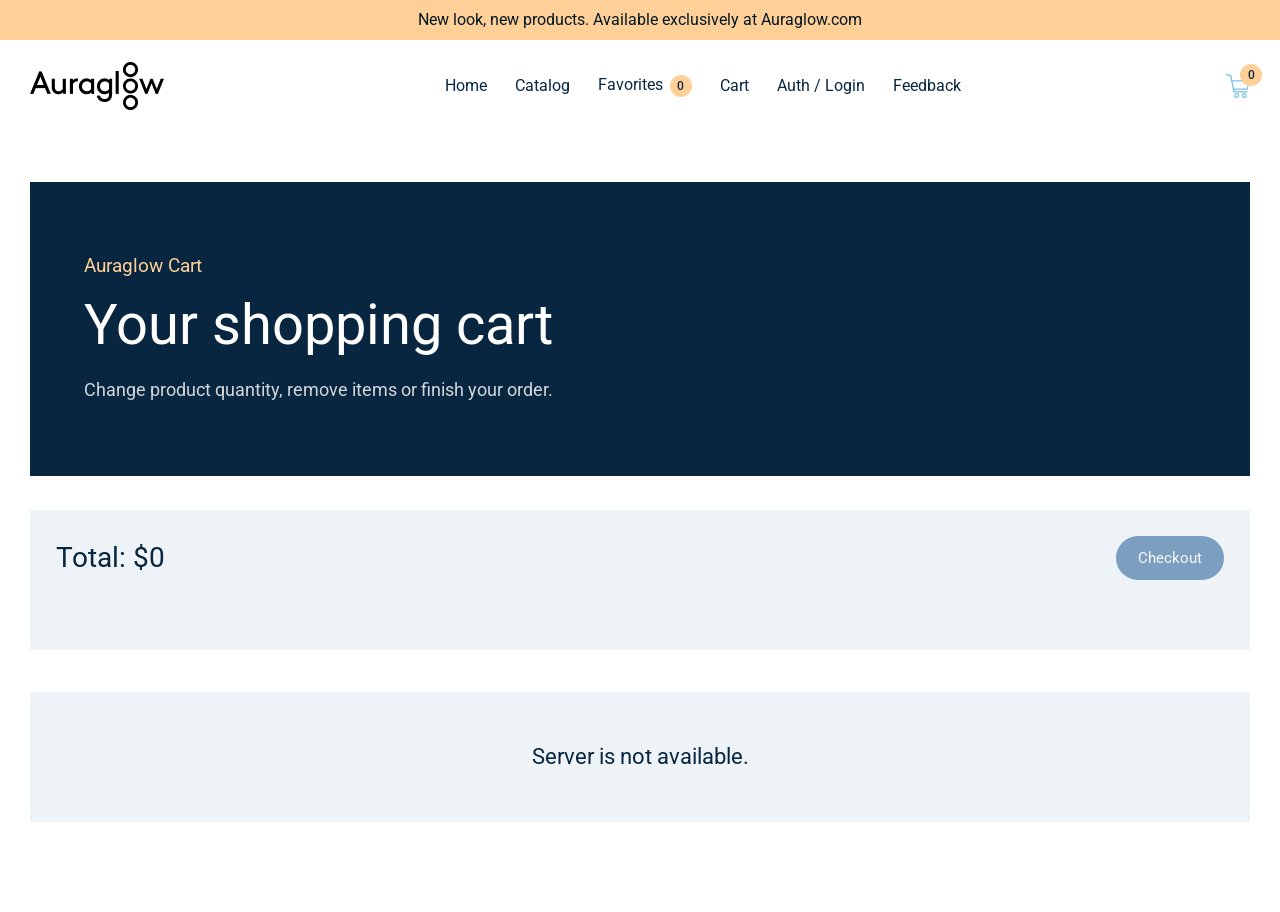
<file: lab3/desktop/cart.html>
<!doctype html>
<html lang="en">
  <head>
    <meta charset="UTF-8" />
    <meta name="viewport" content="width=device-width, initial-scale=1.0" />
    <title>Auraglow Cart</title>
    <link rel="icon" href="../assets/images/logo-icon.png" />
    <link
      href="https://fonts.googleapis.com/css2?family=Roboto:wght@100;300;400;500&display=swap"
      rel="stylesheet"
    />
    <link rel="stylesheet" href="css/style.css" />
    <link rel="stylesheet" href="css/catalog.css" />
    <script src="js/session.js" defer></script>
    <script src="js/ui-effects.js" defer></script>
    <script src="js/cart.js" defer></script>
  </head>

  <body>
    <div class="catalog-page">
      <div class="catalog-top">
        <p class="catalog-top__text">
          New look, new products. Available exclusively at Auraglow.com
        </p>
      </div>

      <header class="catalog-header">
        <a
          href="index.html"
          class="catalog-header__logo"
          aria-label="Auraglow home"
        >
          <img
            src="../assets/images/logo.png"
            alt="Auraglow"
            class="catalog-header__logo-text"
          />
          <img
            src="../assets/images/logo-icon.png"
            alt=""
            class="catalog-header__logo-icon"
          />
        </a>

        <nav class="catalog-nav" aria-label="Main navigation">
          <a href="index.html" class="catalog-nav__link">Home</a>
          <a href="catalog.html" class="catalog-nav__link">Catalog</a>
          <a href="favorites.html" class="catalog-nav__link">Favorites</a>
          <a href="cart.html" class="catalog-nav__link">Cart</a>
          <a href="auth.html" class="catalog-nav__link" data-auth-link
            >Auth / Login</a
          >
          <a href="feedback.html" class="catalog-nav__link">Feedback</a>
          <a href="admin.html" class="catalog-nav__link" data-admin-link hidden
            >Admin</a
          >
          <button
            class="catalog-nav__link catalog-nav__button"
            type="button"
            data-logout-button
            hidden
          >
            Logout
          </button>
        </nav>

        <a href="cart.html" class="catalog-header__cart" aria-label="Cart">
          <img src="../assets/images/cart-icon.png" alt="" />
        </a>
      </header>

      <main class="catalog-main">
        <section class="catalog-hero">
          <p class="catalog-hero__subtitle">Auraglow Cart</p>
          <h1 class="catalog-hero__title">Your shopping cart</h1>
          <p class="catalog-hero__text">
            Change product quantity, remove items or finish your order.
          </p>
        </section>

        <section class="cart-summary" aria-label="Cart summary">
          <p class="cart-summary__total" id="cartTotal">Total: $0</p>
          <button
            class="catalog-card__button"
            type="button"
            id="checkoutButton"
          >
            Checkout
          </button>
          <p class="cart-summary__message" id="cartMessage"></p>
        </section>

        <section class="catalog-list" aria-label="Cart products">
          <div class="catalog__grid" id="cartContainer"></div>
        </section>
      </main>
    </div>
  </body>
</html>
</file>
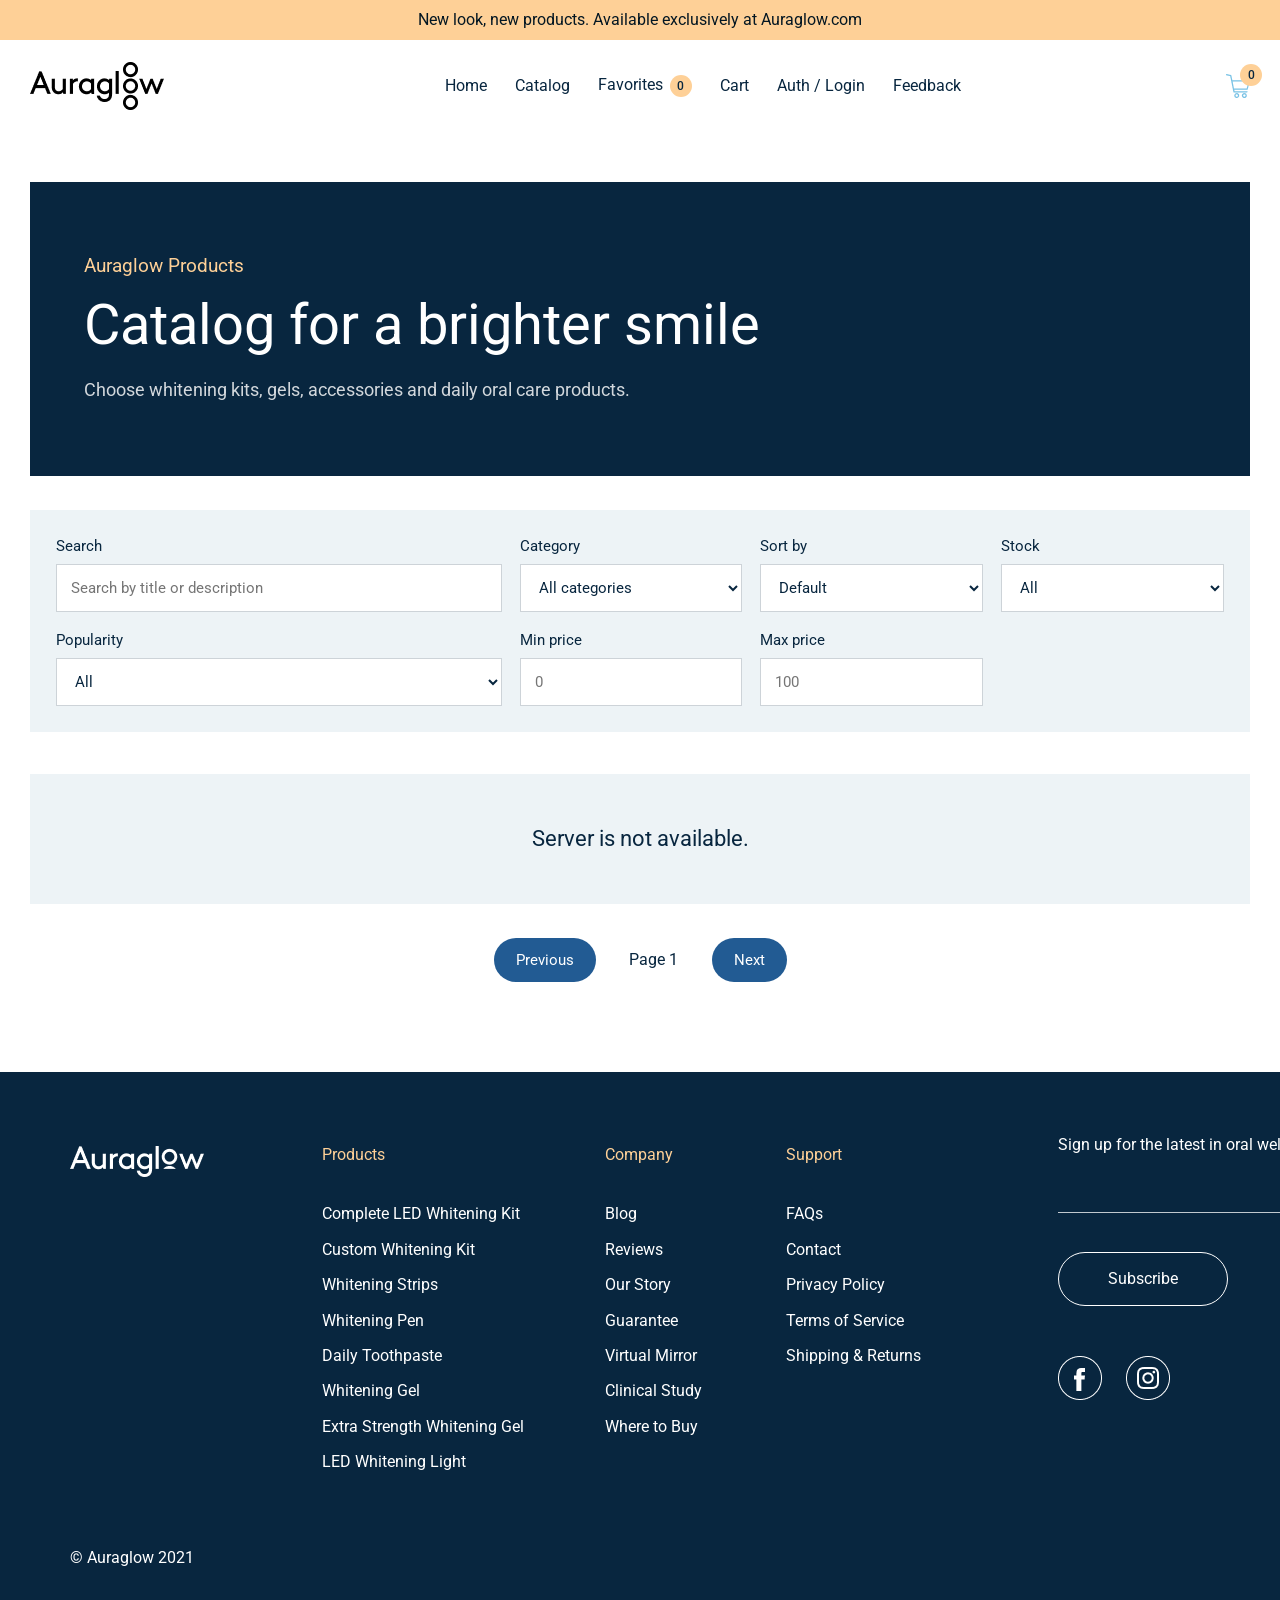
<file: lab3/desktop/catalog.html>
<!doctype html>
<html lang="en">
  <head>
    <meta charset="UTF-8" />
    <meta name="viewport" content="width=device-width, initial-scale=1.0" />
    <title>Auraglow Catalog</title>
    <link rel="icon" href="../assets/images/logo-icon.png" />
    <link
      href="https://fonts.googleapis.com/css2?family=Roboto:wght@100;300;400;500&display=swap"
      rel="stylesheet"
    />
    <link rel="stylesheet" href="css/style.css" />
    <link rel="stylesheet" href="css/catalog.css" />
    <script src="js/session.js" defer></script>
    <script src="js/ui-effects.js" defer></script>
    <script src="js/catalog.js" defer></script>
  </head>

  <body>
    <div class="catalog-page">
      <div class="catalog-top">
        <p class="catalog-top__text">
          New look, new products. Available exclusively at Auraglow.com
        </p>
      </div>

      <header class="catalog-header">
        <a
          href="index.html"
          class="catalog-header__logo"
          aria-label="Auraglow home"
        >
          <img
            src="../assets/images/logo.png"
            alt="Auraglow"
            class="catalog-header__logo-text"
          />
          <img
            src="../assets/images/logo-icon.png"
            alt=""
            class="catalog-header__logo-icon"
          />
        </a>

        <nav class="catalog-nav" aria-label="Main navigation">
          <a href="index.html" class="catalog-nav__link">Home</a>
          <a href="catalog.html" class="catalog-nav__link">Catalog</a>
          <a href="favorites.html" class="catalog-nav__link">Favorites</a>
          <a href="cart.html" class="catalog-nav__link">Cart</a>
          <a href="auth.html" class="catalog-nav__link" data-auth-link
            >Auth / Login</a
          >
          <a href="feedback.html" class="catalog-nav__link">Feedback</a>
          <a href="admin.html" class="catalog-nav__link" data-admin-link hidden
            >Admin</a
          >
          <button
            class="catalog-nav__link catalog-nav__button"
            type="button"
            data-logout-button
            hidden
          >
            Logout
          </button>
        </nav>

        <a href="cart.html" class="catalog-header__cart" aria-label="Cart">
          <img src="../assets/images/cart-icon.png" alt="" />
        </a>
      </header>

      <main class="catalog-main">
        <section class="catalog-hero">
          <p class="catalog-hero__subtitle">Auraglow Products</p>
          <h1 class="catalog-hero__title">Catalog for a brighter smile</h1>
          <p class="catalog-hero__text">
            Choose whitening kits, gels, accessories and daily oral care
            products.
          </p>
        </section>

        <section class="catalog-controls" aria-label="Catalog controls">
          <label class="catalog-field">
            <span>Search</span>
            <input
              type="search"
              id="searchInput"
              placeholder="Search by title or description"
            />
          </label>

          <label class="catalog-field">
            <span>Category</span>
            <select id="categoryFilter">
              <option value="all">All categories</option>
            </select>
          </label>

          <label class="catalog-field">
            <span>Sort by</span>
            <select id="sortSelect">
              <option value="default">Default</option>
              <option value="title">Name</option>
              <option value="price">Price</option>
              <option value="rating">Rating</option>
            </select>
          </label>

          <label class="catalog-field">
            <span>Stock</span>
            <select id="stockFilter">
              <option value="all">All</option>
              <option value="true">In stock</option>
              <option value="false">Out of stock</option>
            </select>
          </label>

          <label class="catalog-field">
            <span>Popularity</span>
            <select id="popularFilter">
              <option value="all">All</option>
              <option value="true">Popular only</option>
            </select>
          </label>

          <label class="catalog-field">
            <span>Min price</span>
            <input type="number" id="minPriceInput" min="0" placeholder="0" />
          </label>

          <label class="catalog-field">
            <span>Max price</span>
            <input type="number" id="maxPriceInput" min="0" placeholder="100" />
          </label>
        </section>

        <section class="catalog-list" aria-label="Product catalog">
          <div class="catalog__grid" id="productsContainer"></div>
        </section>

        <div class="catalog-pagination" aria-label="Catalog pagination">
          <button
            class="catalog-pagination__button"
            type="button"
            id="prevPage"
          >
            Previous
          </button>
          <span class="catalog-pagination__current" id="pageNumber"
            >Page 1</span
          >
          <button
            class="catalog-pagination__button"
            type="button"
            id="nextPage"
          >
            Next
          </button>
        </div>
      </main>

      <footer class="site-footer">
        <div class="site-footer__inner">
          <a href="#" class="site-footer__logo" aria-label="Auraglow">
            <img
              src="../assets/images/Logo-Auraglow.png"
              alt="Auraglow"
              class="site-footer__logo-image"
            />
          </a>

          <nav
            class="site-footer__nav site-footer__nav--products"
            aria-label="Products"
          >
            <h2 class="site-footer__title">Products</h2>

            <ul class="site-footer__list">
              <li><a href="catalog.html">Complete LED Whitening Kit</a></li>
              <li><a href="catalog.html">Custom Whitening Kit</a></li>
              <li><a href="catalog.html">Whitening Strips</a></li>
              <li><a href="catalog.html">Whitening Pen</a></li>
              <li><a href="catalog.html">Daily Toothpaste</a></li>
              <li><a href="catalog.html">Whitening Gel</a></li>
              <li><a href="catalog.html">Extra Strength Whitening Gel</a></li>
              <li><a href="catalog.html">LED Whitening Light</a></li>
            </ul>
          </nav>

          <nav
            class="site-footer__nav site-footer__nav--company"
            aria-label="Company"
          >
            <h2 class="site-footer__title">Company</h2>

            <ul class="site-footer__list">
              <li><a href="#">Blog</a></li>
              <li><a href="#">Reviews</a></li>
              <li><a href="#">Our Story</a></li>
              <li><a href="#">Guarantee</a></li>
              <li><a href="#">Virtual Mirror</a></li>
              <li><a href="#">Clinical Study</a></li>
              <li><a href="#">Where to Buy</a></li>
            </ul>
          </nav>

          <nav
            class="site-footer__nav site-footer__nav--support"
            aria-label="Support"
          >
            <h2 class="site-footer__title">Support</h2>

            <ul class="site-footer__list">
              <li><a href="#">FAQs</a></li>
              <li><a href="#">Contact</a></li>
              <li><a href="#">Privacy Policy</a></li>
              <li><a href="#">Terms of Service</a></li>
              <li><a href="#">Shipping &amp; Returns</a></li>
            </ul>
          </nav>

          <div class="site-footer__subscribe">
            <p class="site-footer__subscribe-text">
              Sign up for the latest in oral wellness
            </p>

            <div class="site-footer__subscribe-line" aria-hidden="true"></div>

            <button class="site-footer__subscribe-button" type="button">
              Subscribe
            </button>

            <div class="site-footer__socials" aria-label="Social links">
              <a
                href="#"
                class="site-footer__social-link"
                aria-label="Facebook"
              >
                <img
                  src="../assets/images/Vector-F.png"
                  alt=""
                  class="site-footer__social-icon site-footer__social-icon--facebook"
                />
              </a>

              <a
                href="#"
                class="site-footer__social-link"
                aria-label="Instagram"
              >
                <img
                  src="../assets/images/Vector-Insta.png"
                  alt=""
                  class="site-footer__social-icon site-footer__social-icon--instagram"
                />
              </a>
            </div>
          </div>

          <p class="site-footer__copyright">© Auraglow 2021</p>
        </div>
      </footer>
    </div>
  </body>
</html>
</file>
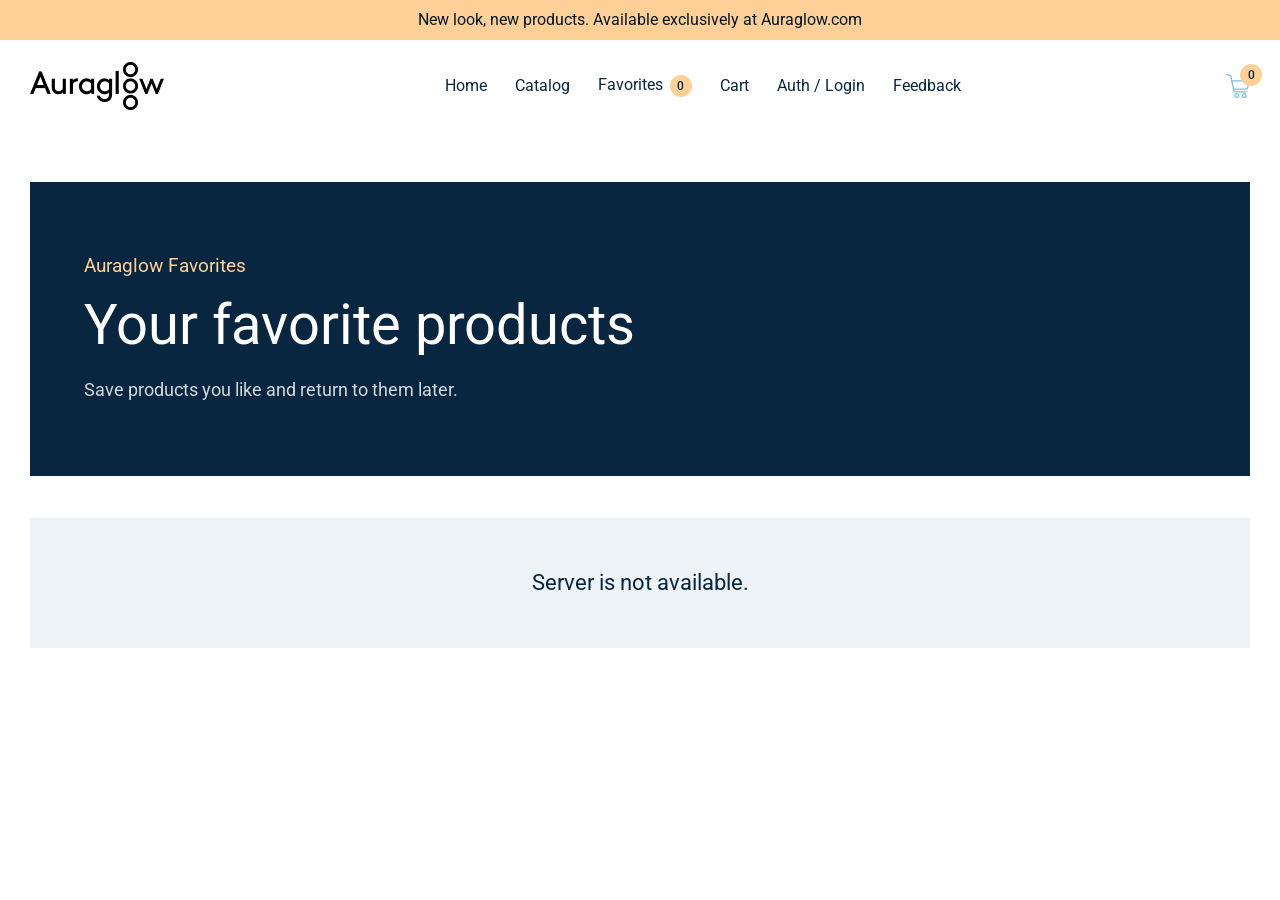
<file: lab3/desktop/favorites.html>
<!doctype html>
<html lang="en">
  <head>
    <meta charset="UTF-8" />
    <meta name="viewport" content="width=device-width, initial-scale=1.0" />
    <title>Auraglow Favorites</title>
    <link rel="icon" href="../assets/images/logo-icon.png" />
    <link
      href="https://fonts.googleapis.com/css2?family=Roboto:wght@100;300;400;500&display=swap"
      rel="stylesheet"
    />
    <link rel="stylesheet" href="css/style.css" />
    <link rel="stylesheet" href="css/catalog.css" />
    <script src="js/session.js" defer></script>
    <script src="js/ui-effects.js" defer></script>
    <script src="js/favorites.js" defer></script>
  </head>

  <body>
    <div class="catalog-page">
      <div class="catalog-top">
        <p class="catalog-top__text">
          New look, new products. Available exclusively at Auraglow.com
        </p>
      </div>

      <header class="catalog-header">
        <a
          href="index.html"
          class="catalog-header__logo"
          aria-label="Auraglow home"
        >
          <img
            src="../assets/images/logo.png"
            alt="Auraglow"
            class="catalog-header__logo-text"
          />
          <img
            src="../assets/images/logo-icon.png"
            alt=""
            class="catalog-header__logo-icon"
          />
        </a>

        <nav class="catalog-nav" aria-label="Main navigation">
          <a href="index.html" class="catalog-nav__link">Home</a>
          <a href="catalog.html" class="catalog-nav__link">Catalog</a>
          <a href="favorites.html" class="catalog-nav__link">Favorites</a>
          <a href="cart.html" class="catalog-nav__link">Cart</a>
          <a href="auth.html" class="catalog-nav__link" data-auth-link
            >Auth / Login</a
          >
          <a href="feedback.html" class="catalog-nav__link">Feedback</a>
          <a href="admin.html" class="catalog-nav__link" data-admin-link hidden
            >Admin</a
          >
          <button
            class="catalog-nav__link catalog-nav__button"
            type="button"
            data-logout-button
            hidden
          >
            Logout
          </button>
        </nav>

        <a href="cart.html" class="catalog-header__cart" aria-label="Cart">
          <img src="../assets/images/cart-icon.png" alt="" />
        </a>
      </header>

      <main class="catalog-main">
        <section class="catalog-hero">
          <p class="catalog-hero__subtitle">Auraglow Favorites</p>
          <h1 class="catalog-hero__title">Your favorite products</h1>
          <p class="catalog-hero__text">
            Save products you like and return to them later.
          </p>
        </section>

        <section class="catalog-list" aria-label="Favorite products">
          <div class="catalog__grid" id="favoritesContainer"></div>
        </section>
      </main>
    </div>
  </body>
</html>
</file>
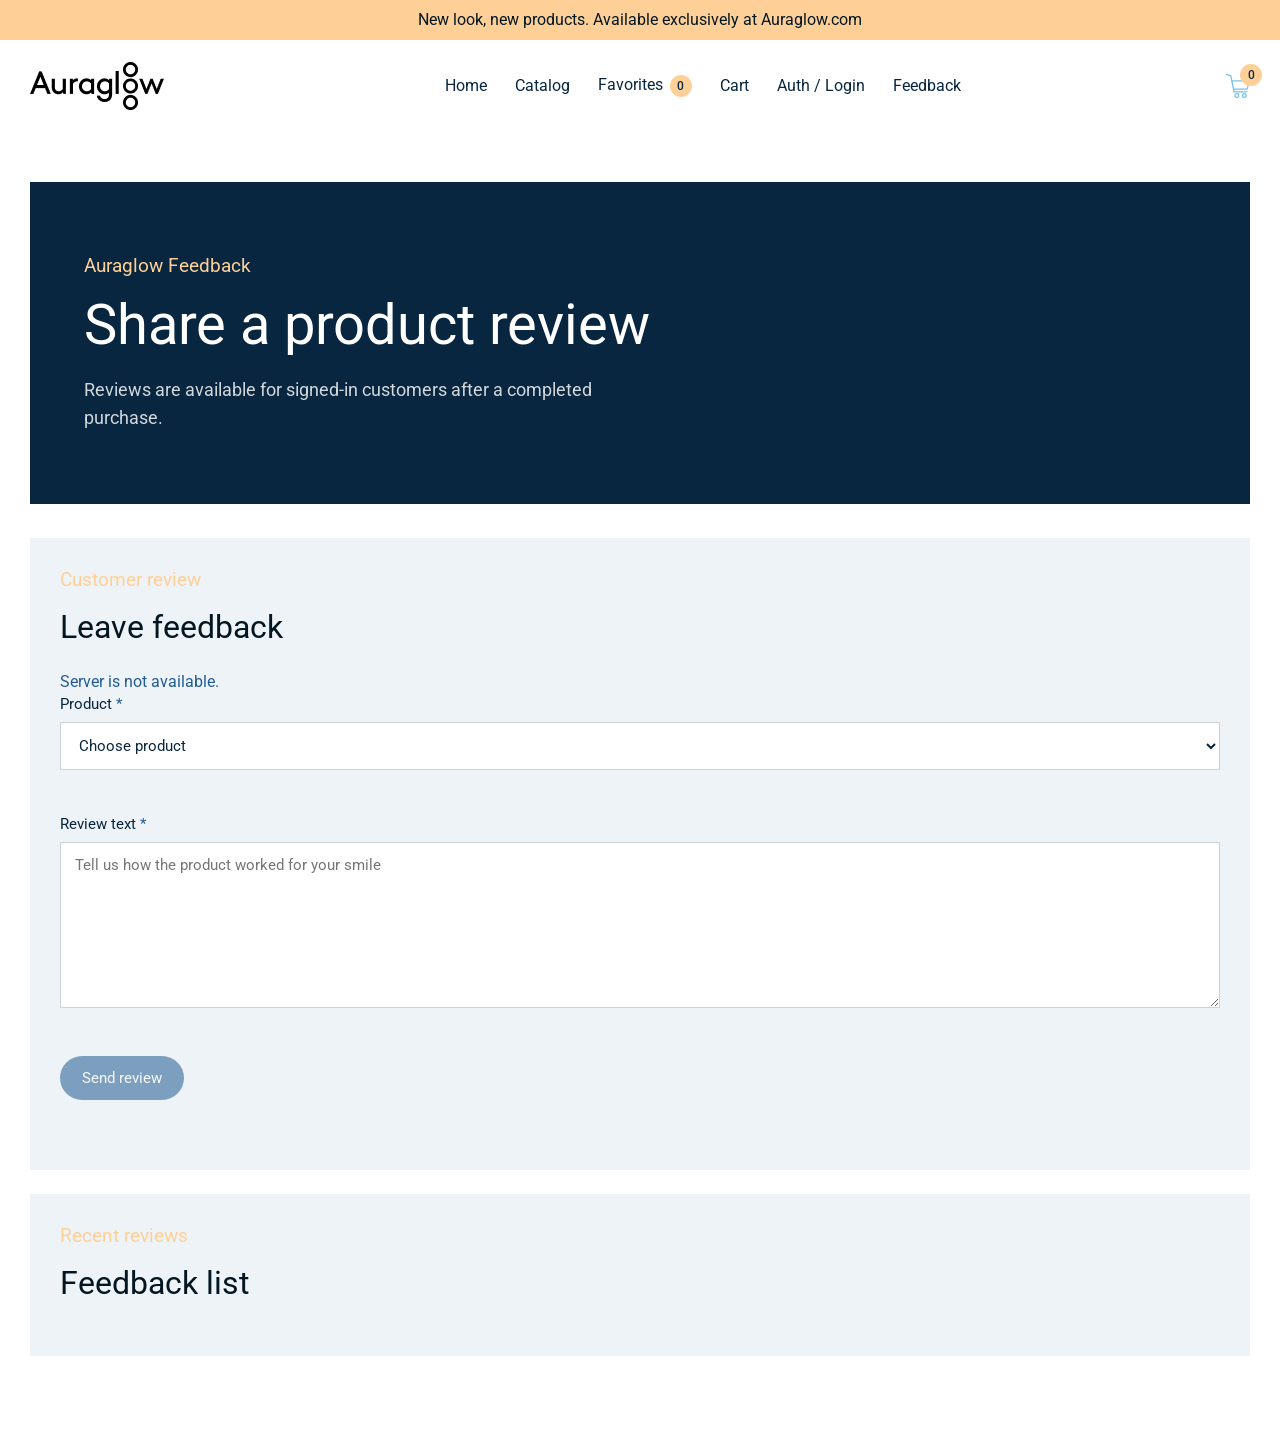
<file: lab3/desktop/feedback.html>
<!doctype html>
<html lang="en">
  <head>
    <meta charset="UTF-8" />
    <meta name="viewport" content="width=device-width, initial-scale=1.0" />
    <title>Auraglow Feedback</title>
    <link rel="icon" href="../assets/images/logo-icon.png" />
    <link
      href="https://fonts.googleapis.com/css2?family=Roboto:wght@100;300;400;500&display=swap"
      rel="stylesheet"
    />
    <link rel="stylesheet" href="css/style.css" />
    <link rel="stylesheet" href="css/catalog.css" />
    <script src="js/session.js" defer></script>
    <script src="js/ui-effects.js" defer></script>
    <script src="js/feedback.js" defer></script>
  </head>

  <body>
    <div class="catalog-page">
      <div class="catalog-top">
        <p class="catalog-top__text">
          New look, new products. Available exclusively at Auraglow.com
        </p>
      </div>

      <header class="catalog-header">
        <a
          href="index.html"
          class="catalog-header__logo"
          aria-label="Auraglow home"
        >
          <img
            src="../assets/images/logo.png"
            alt="Auraglow"
            class="catalog-header__logo-text"
          />
          <img
            src="../assets/images/logo-icon.png"
            alt=""
            class="catalog-header__logo-icon"
          />
        </a>

        <nav class="catalog-nav" aria-label="Main navigation">
          <a href="index.html" class="catalog-nav__link">Home</a>
          <a href="catalog.html" class="catalog-nav__link">Catalog</a>
          <a href="favorites.html" class="catalog-nav__link">Favorites</a>
          <a href="cart.html" class="catalog-nav__link">Cart</a>
          <a href="auth.html" class="catalog-nav__link" data-auth-link
            >Auth / Login</a
          >
          <a href="feedback.html" class="catalog-nav__link">Feedback</a>
          <a href="admin.html" class="catalog-nav__link" data-admin-link hidden
            >Admin</a
          >
          <button
            class="catalog-nav__link catalog-nav__button"
            type="button"
            data-logout-button
            hidden
          >
            Logout
          </button>
        </nav>

        <a href="cart.html" class="catalog-header__cart" aria-label="Cart">
          <img src="../assets/images/cart-icon.png" alt="" />
        </a>
      </header>

      <main class="catalog-main">
        <section class="catalog-hero">
          <p class="catalog-hero__subtitle">Auraglow Feedback</p>
          <h1 class="catalog-hero__title">Share a product review</h1>
          <p class="catalog-hero__text">
            Reviews are available for signed-in customers after a completed
            purchase.
          </p>
        </section>

        <section class="forms-layout forms-layout--single">
          <form class="form-panel" id="feedbackForm" novalidate>
            <div class="form-panel__header">
              <p class="catalog-hero__subtitle">Customer review</p>
              <h2 class="form-panel__title">Leave feedback</h2>
            </div>

            <p class="form-message" id="feedbackStatus" aria-live="polite"></p>

            <label class="form-field form-field--required">
              <span>Product</span>
              <select id="productSelect">
                <option value="">Choose product</option>
              </select>
              <small class="form-error" data-error-for="productSelect"></small>
            </label>

            <label class="form-field form-field--required">
              <span>Review text</span>
              <textarea
                id="feedbackText"
                rows="7"
                placeholder="Tell us how the product worked for your smile"
              ></textarea>
              <small class="form-error" data-error-for="feedbackText"></small>
            </label>

            <button
              class="catalog-card__button form-submit"
              id="feedbackButton"
              type="submit"
              disabled
            >
              Send review
            </button>
            <p class="form-message" id="feedbackMessage" aria-live="polite"></p>
          </form>

          <section class="form-panel" aria-label="Recent feedback">
            <div class="form-panel__header">
              <p class="catalog-hero__subtitle">Recent reviews</p>
              <h2 class="form-panel__title">Feedback list</h2>
            </div>
            <div class="review-list" id="feedbackList"></div>
          </section>
        </section>
      </main>
    </div>
  </body>
</html>
</file>
<file: lab3/desktop/css/style.css>
*,
*::before,
*::after {
  margin: 0;
  padding: 0;
  box-sizing: border-box;
}

body {
  background-color: #ffffff;
  font-family: "Roboto", Arial, sans-serif;
}

img {
  display: block;
  max-width: 100%;
}

a {
  text-decoration: none;
  color: inherit;
}

@keyframes fade-in-up {
  from {
    opacity: 0;
    transform: translateY(calc(var(--animation-base-y, 0px) + 18px));
  }

  to {
    opacity: 1;
    transform: translateY(var(--animation-base-y, 0px));
  }
}

@keyframes float {
  0% {
    transform: translateY(0);
  }

  50% {
    transform: translateY(-6px);
  }

  100% {
    transform: translateY(0);
  }
}

@keyframes pulse {
  0% {
    transform: translateY(35px) scale(1);
  }

  50% {
    transform: translateY(35px) scale(1.04);
  }

  100% {
    transform: translateY(35px) scale(1);
  }
}

@keyframes shine {
  0% {
    left: -80px;
  }

  100% {
    left: 100%;
  }
}

@keyframes review-float {
  0% {
    transform: translate(-44px, 8px);
  }

  50% {
    transform: translate(-44px, 0);
  }

  100% {
    transform: translate(-44px, 8px);
  }
}

button {
  border: none;
  background: none;
  font: inherit;
  cursor: pointer;
}

.page {
  width: 1440px;
  margin: 0 auto;
}

/* Верхняя плашка */
.top-banner {
  height: 40px;
  background-color: #fed097;

  display: grid;
  grid-template-columns: 1fr 460px 1fr;
  align-items: center;
}

.top-banner__text {
  grid-column: 2;

  width: 460px;
  font-size: 16px;
  line-height: 24px;
  text-align: center;
  color: #031622;
}

.top-banner__close {
  grid-column: 3;
  justify-self: end;

  width: 10px;
  height: 10px;
  margin-right: 18px;

  display: flex;
  align-items: center;
  justify-content: center;
}

.top-banner__close img {
  width: 10px;
  height: 10px;
}

.hero-area {
  width: 1440px;
  height: 711px;
  background-image: url("../../assets/images/hero-bg.jpg");
  background-repeat: no-repeat;
  background-size: 1440px auto;
  background-position: center -47px;
  color: #ffffff;
  overflow: hidden;
}

.header {
  width: 1440px;
  height: 68px;
}

.header__row {
  height: 68px;
  padding: 14px 22px 0 50px;

  display: grid;
  grid-template-columns: 134px 1fr 24px;
  align-items: center;
}

.header__logo {
  margin-left: 20px;
  margin-top: -2px;
  width: 149px;
  height: 48px;

  display: grid;
  grid-template-columns: 134px 15px;
  align-items: center;

  transition:
    transform 0.3s ease,
    filter 0.3s ease;
}

.header__logo-text {
  width: 134px;
  height: 31px;
  object-fit: contain;
}

.header__logo-icon {
  width: 15px;
  height: 48px;
  object-fit: contain;
  margin-left: -41px;
}

.nav {
  display: flex;
  align-items: center;
  gap: 24px;

  margin-top: -11px;
  margin-left: 180px;
}

.nav__link {
  position: relative;

  font-family: Arial, sans-serif;
  font-size: 16px;
  line-height: 16px;
  font-weight: 300;
  color: #ffffff;
  white-space: nowrap;

  transition: opacity 0.3s ease;
}

.nav__button {
  padding: 0;
  background: none;
}

.nav__link::after {
  content: "";
  position: absolute;
  right: 0;
  bottom: -7px;
  left: 0;
  height: 1px;
  background-color: currentColor;
  transform: scaleX(0);
  transform-origin: left;
  transition: transform 0.3s ease;
}

.cart {
  justify-self: end;

  width: 24px;
  height: 24px;

  display: flex;
  align-items: center;
  justify-content: center;

  margin-top: -11px;
  margin-right: 59px;

  transition:
    transform 0.3s ease,
    opacity 0.3s ease;
}

.cart img {
  width: 24px;
  height: 24px;
  object-fit: contain;
  display: block;
}

.main {
  width: 1440px;
}

.hero {
  height: 684px;
  padding: 0 50px 55px 50px;

  display: flex;
  align-items: flex-end;
}

.hero__content {
  display: flex;
  flex-direction: column;
  align-items: flex-start;

  width: 418px;
  margin-left: 20px;
  margin-bottom: 70px;
}

.hero__title {
  font-family: "Roboto", sans-serif;
  width: 423px;
  font-size: 83px;
  line-height: 80px;
  font-weight: 400;
  letter-spacing: 0;
  color: #ffffff;
  transform: translateY(2px);
  margin-bottom: 0;

  --animation-base-y: 2px;

  animation: fade-in-up 0.7s ease both;
}

.hero__button {
  display: inline-flex;
  align-items: center;
  justify-content: center;

  width: 170px;
  height: 54px;
  margin-top: 30px;
  transform: translateY(35px);
  padding: 0;

  border-radius: 27px;
  background-color: #225b93;

  font-size: 16px;
  line-height: 24px;
  font-weight: 300;
  color: #ffffff;

  transition:
    transform 0.3s ease,
    background-color 0.3s ease,
    box-shadow 0.3s ease,
    filter 0.3s ease;

  animation: pulse 1s ease-in-out infinite;
}

/* О компании, синий фон */
.about {
  width: 1440px;
  height: 519px;
  background-color: #08263f;
  padding-top: 141px;
}

.about__content {
  width: 850px;
  margin: 0 auto;
  text-align: center;
}

.about__subtitle {
  margin: 0 auto 11px;
  text-align: center;

  font-family: "Roboto", sans-serif;
  font-size: 19px;
  line-height: 30px;
  font-weight: 300;
  color: #fed097;

  transform: translateY(-1px);
}

/* Основной белый текст */
.about__title {
  width: 831px;
  margin: 0 auto;

  font-family: "Roboto", sans-serif;
  font-size: 36px;
  line-height: 46px;
  font-weight: 400;
  letter-spacing: 0;
  color: #ffffff;

  transform: translateY(19px);

  --animation-base-y: 19px;

  animation: fade-in-up 0.75s ease 0.12s both;
}

/* Блок преимуществ */
.promises {
  width: 1440px;
  height: 432px;
  margin: 0 auto;
  background-color: #edf3f6;

  display: grid;
  grid-template-columns: 70px 1300px 70px;
  grid-template-rows: 71px 40px 47px 232px 42px;
}

.promises__title {
  grid-column: 2;
  grid-row: 2;
  justify-self: center;
  align-self: start;

  width: 325px;
  height: 40px;
  margin: 0;

  font-family: "Roboto", sans-serif;
  font-size: 36px;
  line-height: 40px;
  font-weight: 400;
  text-align: center;
  color: #031622;

  transform: translateY(-1px);
}

.promises__grid {
  grid-column: 2;
  grid-row: 4;

  width: 1300px;
  height: 232px;

  display: grid;
  grid-template-columns: repeat(4, 310px);
  column-gap: 15px;
}

.promises__card {
  width: 310px;
  height: 232px;

  display: grid;
  grid-template-columns: 15.5px 279px 15.5px;
  grid-template-rows: 38px 24px 26px 20px 72px 52px;

  text-align: center;

  transition:
    transform 0.3s ease,
    box-shadow 0.3s ease;
}

.promises__icon-box,
.promises__card-title,
.promises__card-text {
  grid-column: 2;
  justify-self: center;
  align-self: start;
}

.promises__icon-box {
  grid-row: 1;

  width: 279px;
  height: 38px;

  display: grid;
  place-items: center;

  transform: translateY(-4px);
}

.promises__icon {
  display: block;
  object-fit: contain;

  transition: transform 0.3s ease;
  animation: float 2s ease-in-out infinite;
}

.promises__icon--smile {
  width: 45px;
  height: 38px;
}

.promises__icon--shield {
  width: 32px;
  height: 35px;
}

.promises__icon--tooth {
  width: 25px;
  height: 34px;
}

.promises__icon--star {
  width: 36px;
  height: 33px;
}

/* Заголовок карточки */
.promises__card-title {
  grid-row: 3;

  width: 279px;
  margin: 0;

  font-family: "Roboto", sans-serif;
  font-size: 24px;
  line-height: 26px;
  font-weight: 400;
  text-align: center;
  color: #031622;

  transform: translateY(-10px);
}

/* Текст карточки */
.promises__card-text {
  grid-row: 5;

  width: 279px;
  margin: 0;

  font-family: "Roboto", sans-serif;
  font-size: 16px;
  line-height: 24px;
  font-weight: 400;
  text-align: center;
  color: #031622;

  transform: translateY(2px);
}

.products {
  width: 1440px;
  margin: 5px auto 0;
  padding: 84px 70px 180px;
  box-sizing: border-box;

  background-color: #ffffff;
}

.products__container {
  width: 1300px;
  margin: 0 auto;

  display: flex;
  flex-direction: column;
  align-items: center;
}

.products__subtitle {
  margin: 13px 0 40px;

  font-family: "Roboto", sans-serif;
  font-size: 19px;
  line-height: 24px;
  font-weight: 400;
  color: #225b93;
  text-align: center;
}

.products__title {
  margin: 0;

  font-family: "Roboto", sans-serif;
  font-size: 36px;
  line-height: 40px;
  font-weight: 400;
  color: #031622;
  text-align: center;
}

.products__grid {
  width: 1300px;
  margin-top: 48px;

  display: grid;
  grid-template-columns: 427px 446px 427px;
  grid-template-rows: 500px 500px;
  row-gap: 80px;
}

.products__promo {
  position: relative;
  isolation: isolate;
  overflow: hidden;

  display: flex;
  flex-direction: column;
  align-items: center;
  justify-content: flex-end;

  padding: 30px 69px 69px;
  box-sizing: border-box;

  background-repeat: no-repeat;
  background-position: center;
  background-size: cover;
}

.products__promo::before {
  content: "";
  position: absolute;
  inset: 0;
  z-index: 0;
  background-color: rgba(3, 22, 34, 0.18);
  opacity: 0;
  transition: opacity 0.35s ease;
}

.products__promo--whitening {
  grid-column: 1;
  grid-row: 1;

  gap: 50px;

  background-image: url("../../assets/product/product-whitening.png");
}

.products__promo--accessories {
  grid-column: 3;
  grid-row: 2;

  gap: 43px;
  padding-bottom: 82px;

  background-image: url("../../assets/product/product-accessories.png");
}

.products__promo-title {
  position: relative;
  z-index: 1;

  margin: 0;

  color: #ffffff;
  text-align: center;
  font-family: "Roboto", sans-serif;
  font-size: 45px;
  font-style: normal;
  font-weight: 400;
  line-height: 50px;
}

.products__promo--whitening .products__promo-title {
  transform: translateY(-78px) translateX(10px);
}

.products__promo--accessories .products__promo-title {
  transform: translateY(-50px) translateX(-10px);
}

.products__promo-button {
  position: relative;
  z-index: 1;

  display: inline-flex;
  align-items: center;
  justify-content: center;

  width: 170px;
  height: 54px;

  border-radius: 27px;
  background-color: #225b93;

  font-family: "Roboto", sans-serif;
  font-size: 16px;
  line-height: 24px;
  font-weight: 400;
  color: #ffffff;

  transition:
    background-color 0.3s ease,
    box-shadow 0.3s ease,
    filter 0.3s ease;
}

.products__promo--whitening .products__promo-button {
  transform: translateY(-78px) translateX(10px);
}

.products__promo--accessories .products__promo-button {
  transform: translateY(-41px) translateX(-10px);
}

.products__card {
  overflow: hidden;
  background-color: #edf3f6;

  display: grid;
  grid-template-columns: 1fr;
  grid-template-rows: 1fr;

  transition:
    transform 0.3s ease,
    box-shadow 0.3s ease;
}

.products__card--kit {
  grid-column: 2 / 4;
  grid-row: 1;
}

.products__card--gel {
  grid-column: 1 / 3;
  grid-row: 2;
}

.products__card-info,
.products__card-image,
.products__card-button {
  grid-column: 1;
  grid-row: 1;
}

.products__card-info {
  justify-self: start;
  align-self: start;

  z-index: 3;
}

.products__card--kit .products__card-info {
  margin-top: 69px;
  margin-left: 48px;
}

.products__card--gel .products__card-info {
  margin-top: 65px;
  margin-left: 48px;
}

.products__card-title {
  margin: 0 0 8px;

  font-family: "Roboto", sans-serif;
  font-size: 24px;
  line-height: 28px;
  font-weight: 400;
  color: #031622;
}

.products__card-price {
  color: rgba(8, 38, 63, 0.6);
  font-family: "Roboto", sans-serif;
  font-size: 18px;
  font-style: normal;
  font-weight: 400;
  line-height: 20.7px;
}

.products__card-image {
  justify-self: start;
  align-self: start;

  object-fit: contain;
  z-index: 1;

  transition: transform 0.35s ease;
}

.products__card-image--kit {
  width: 476px;
  height: 412px;

  margin-top: 34px;
  margin-left: 218px;
}

.products__card-image--gel {
  width: 504px;
  height: 437px;

  margin-left: 175px;
  transform: translateY(-16px);
}

.products__card-button {
  justify-self: start;
  align-self: end;

  display: inline-flex;
  align-items: center;
  justify-content: center;

  width: 775px;
  height: 54px;

  border-radius: 27px;
  background-color: #225b93;

  font-family: "Roboto", sans-serif;
  font-size: 16px;
  line-height: 24px;
  font-weight: 400;
  color: #ffffff;

  z-index: 2;

  transition:
    background-color 0.3s ease,
    box-shadow 0.3s ease,
    filter 0.3s ease;

  position: relative;
  overflow: hidden;

  text-shadow: 0 2px 4px rgba(0, 0, 0, 0.35);
}

.products__card-button::before {
  content: "";
  position: absolute;
  top: 0;
  left: -80px;

  width: 50px;
  height: 100%;

  background: linear-gradient(
    120deg,
    transparent,
    rgba(255, 255, 255, 0.6),
    transparent
  );

  transform: skewX(-20deg);
}

.products__card--kit .products__card-button {
  margin-left: 49px;
  margin-bottom: 47px;
}

.products__card--gel .products__card-button {
  margin-left: 48px;
  margin-bottom: 45px;
}

/* Отзывы */
.testimonial {
  width: 1440px;
  height: 600px;
  margin: 0 auto;

  background-color: #edf3f6;

  display: grid;
  grid-template-columns: 1fr 848px 1fr;
  grid-template-rows: 122px 44px 32px 160px 254px;
}

.testimonial__content {
  grid-column: 2;
  grid-row: 2 / 5;

  display: grid;
  grid-template-columns: 848px;
  grid-template-rows: 44px 32px 160px;
  justify-items: center;
}

.testimonial__icon {
  grid-row: 1;

  width: 33px;
  height: 44px;
  object-fit: contain;
}

.testimonial__text {
  grid-row: 3;

  width: 848px;
  margin: 0;

  font-family: "Roboto", sans-serif;
  font-size: 36px;
  line-height: 40px;
  font-weight: 400;
  letter-spacing: 0;
  text-align: center;
  color: #031622;

  --animation-base-y: 0px;

  animation: fade-in-up 0.75s ease 0.2s both;
}

/* Отзывы покупателей */
.reviews {
  width: 1440px;
  height: 1094px;
  margin: 0 auto;
  background-color: #08263f;
}

.reviews__content {
  width: 1440px;
  height: 1094px;

  display: grid;
  grid-template-columns: 1fr;
  grid-template-rows: 128px 20px 25px 40px 102px 580px 199px;
  justify-items: center;
}

.reviews__subtitle {
  grid-row: 2;
  margin: 0;

  font-family: "Roboto", sans-serif;
  font-size: 18px;
  line-height: 2px;
  font-weight: 400;
  text-align: center;
  color: #fed09f;
}

.reviews__title {
  grid-row: 4;
  margin: 0;
  transform: translateY(4px);

  font-family: "Roboto", sans-serif;
  font-size: 36px;
  line-height: 40px;
  font-weight: 400;
  text-align: center;
  color: #ffffff;
}

.reviews__image {
  grid-row: 6;

  width: 1407px;
  height: 580px;

  background-image: url("../../assets/images/Customer-Reviews.png");
  background-repeat: no-repeat;
  background-size: 1407px 580px;
  background-position: center;

  display: grid;
  place-items: center;
}

.reviews__card {
  width: 404px;
  height: 435px;
  padding: 64px 40px 48px 48px;

  background-color: #ffffff;
  box-sizing: border-box;

  display: flex;
  flex-direction: column;
  justify-content: space-between;

  text-align: left;

  transform: translate(-44px, 8px);

  transition:
    transform 0.3s ease,
    box-shadow 0.3s ease;
}

.reviews__card-text {
  width: 282px;
  margin: 0;

  font-family: "Roboto", sans-serif;
  font-size: 20px;
  line-height: 1.28;
  font-weight: 500;
  color: #08263f;

  transform: translate(0, -16px);
}

.reviews__author {
  margin: 0;

  font-family: "Roboto", sans-serif;
  font-size: 18px;
  line-height: 22px;
  font-weight: 700;
  color: #08263f;

  transform: translateY(-6px);
}

/*Последний блок м докозательствами */
.proof {
  width: 1440px;
  height: 1570px;
  margin: 0 auto;
  background-color: #ffffff;
  display: grid;
  grid-template-columns: 1fr;
  grid-template-rows: 95px 620px 120px 650px 85px;
}

.proof__item {
  display: grid;
  grid-template-columns: 1fr;
  grid-template-rows: 1fr;
}

.proof__item--whiten {
  grid-row: 2;
  width: 1000px;
  height: 620px;
  margin-left: 220px;
  transform: translate(-6px, 0);
}

.proof__item--guarantee {
  grid-row: 4;
  width: 1000px;
  height: 650px;
  margin-left: 220px;
  transform: translate(-9px, 0);
}

.proof__image,
.proof__card {
  grid-column: 1;
  grid-row: 1;
}

.proof__image {
  display: block;
  width: 850px;
  height: 620px;
  object-fit: cover;
}

.proof__image--whiten {
  justify-self: start;
  align-self: start;
  transform: translate(-34px, 0);
}

.proof__image--guarantee {
  justify-self: end;
  align-self: start;
  transform: translate(38px, 30px);
}

.proof__card {
  width: 418px;
  height: 480px;
  box-sizing: border-box;
  display: flex;
  flex-direction: column;
  align-items: flex-start;
}

.proof__card--whiten {
  justify-self: end;
  align-self: start;
  margin-top: 70px;
  padding: 111px 40px 46px 49px;
  background-color: #edf3f6;
  transform: translate(48px, 17px);
}

.proof__card--guarantee {
  justify-self: start;
  align-self: start;
  margin-top: 84px;
  padding: 116px 50px 46px 52px;
  background-color: #fff1d8;
  transform: translate(-29px, 21px);
}

.proof__title {
  margin: 0;
  color: #031622;
  font-family: Roboto, Arial, sans-serif;
  font-size: 36px;
  font-style: normal;
  font-weight: 400;
  line-height: 40px;
}

.proof__text {
  width: 310px;
  max-width: 310px;
  margin: 0;
  color: #031622;
  font-family: Roboto, Arial, sans-serif;
  font-size: 16px;
  font-style: normal;
  font-weight: 400;
  line-height: 24px;
}

.proof__card--whiten .proof__title {
  margin-bottom: 42px;
  transform: translate(2px, -13px);
}

.proof__card--guarantee .proof__title {
  margin-bottom: 42px;
  transform: translate(2px, -20px);
}

.proof__card--guarantee .proof__text {
  transform: translate(2px, -8px);
}

.proof__button {
  width: 170px;
  height: 54px;
  margin-top: auto;

  display: inline-flex;
  align-items: center;
  justify-content: center;

  border: 1px solid #031622;
  border-radius: 25px;
  color: #031622;
  font-family: Roboto, Arial, sans-serif;
  font-size: 16px;
  font-weight: 400;
  line-height: 24px;

  background-color: transparent;

  cursor: pointer;

  transition:
    background-color 0.3s ease,
    color 0.3s ease;
}

.proof__card--whiten .proof__button {
  transform: translate(0, 29px);
}

.proof__card--guarantee .proof__button {
  transform: translate(0, 26px);
}

.hero__button,
.products__promo-button,
.products__card-button {
  cursor: pointer;
}

/* Анимации */
@media (hover: hover) and (pointer: fine) {
  .header__logo:hover {
    transform: scale(1.1);
    filter: brightness(2);
  }

  .nav__link:hover {
    opacity: 0.54;
  }

  .nav__link:hover::after {
    transform: scaleX(1);
  }

  .cart:hover {
    opacity: 1;
    transform: translateY(-2px) scale(1.04) rotate(360deg);
  }

  .hero__button:hover {
    background-color: #40469a;
    box-shadow: 0 8px 18px rgba(0, 0, 0, 0.24);
    filter: brightness(1.01);
    transform: translateY(30px) scale(1.03);
  }

  .promises__card:hover {
    transform: translateY(-6px);
    box-shadow: 0 10px 24px rgba(27, 215, 27, 0.08);
  }

  .products__card:hover {
    transform: translateY(-6px) rotateX(2deg) rotateY(-2deg);
    box-shadow: 0 14px 28px rgba(3, 22, 34, 0.1);
  }

  .products__card:hover .products__card-image {
    transform: scale(1.03);
  }

  .products__card:hover .products__card-image--gel {
    transform: translateY(-16px) scale(1.03);
  }

  .products__promo:hover::before {
    opacity: 1;
  }

  .products__promo-button:hover,
  .products__card-button:hover {
    background-color: #1a4a78;
    box-shadow: 0 6px 16px rgba(3, 22, 34, 0.2);
    filter: brightness(1.06);
  }

  .reviews__card:hover {
    transform: translate(-44px, 2px);
    box-shadow: 0 16px 34px rgba(3, 22, 34, 0.2);
  }

  .site-footer__list a:hover {
    color: #fed097;
  }

  .site-footer__social-link:hover {
    opacity: 0.85;
    transform: rotate(-50deg) scale(1.05);
  }

  .proof__button:hover {
    background-color: #031622;
    color: #ffffff;
  }

  .site-footer__subscribe-button:hover {
    background-color: #ffffff;
    color: #08263f;
  }

  .site-footer__logo:hover .site-footer__logo-image {
    transform: scale(1.02) skewX(-6deg);
    filter: drop-shadow(0 0 12px rgba(254, 208, 151, 0.75)) brightness(1.2);
  }
  .products__card-button:hover::before {
    animation: shine 0.7s ease;
  }
}

.site-footer__list a:focus-visible,
.site-footer__subscribe-button:focus-visible,
.site-footer__social-link:focus-visible {
  outline: 2px solid #f97aec;
  outline-offset: 4px;
}

.site-footer {
  width: 1440px;
  height: 582px;
  margin: 0 auto;
  box-sizing: border-box;
  background-color: #08263f;
  color: #ffffff;

  padding: 74px 70px 60px;
}

.site-footer__inner {
  width: 1300px;
  height: 422px;

  display: grid;
  grid-template-columns: 134px 95px 213px 70px 101px 80px 140px 75px 314px;
  grid-template-rows: 352px 70px;
}

.site-footer__logo {
  grid-column: 1;
  grid-row: 1;
  width: 134px;
  height: 31px;
  display: block;
}

.site-footer__logo-image {
  width: 134px;
  height: 31px;
  display: block;
  object-fit: contain;

  transition:
    transform 0.4s ease,
    filter 0.4s ease;
}

.site-footer__nav {
  grid-row: 1;
  display: flex;
  flex-direction: column;
  align-items: flex-start;

  transform: translateX(23px);
}

.site-footer__nav--products {
  grid-column: 3;
  width: 213px;
}

.site-footer__nav--company {
  grid-column: 5;
  width: 101px;
}

.site-footer__nav--support {
  grid-column: 7;
  width: 140px;
}

.site-footer__title {
  margin: 0 0 40px;
  font-family: "Roboto", Arial, sans-serif;
  font-size: 16px;
  line-height: 18.4px;
  font-weight: 400;
  color: #fed097;
}

.site-footer__list {
  margin: 0;
  padding: 0;
  list-style: none;

  display: flex;
  flex-direction: column;
  gap: 16px;
}

.site-footer__list a {
  font-family: "Roboto", Arial, sans-serif;
  font-size: 16px;
  line-height: 18.4px;
  font-weight: 400;
  color: #ffffff;
  text-decoration: none;
  white-space: nowrap;

  transition: color 0.3s ease;
}

.site-footer__subscribe {
  grid-column: 9;
  grid-row: 1;
  width: 314px;

  display: flex;
  flex-direction: column;
  align-items: flex-start;

  transform: translate(80px, -10px);
}

.site-footer__subscribe-text {
  width: 314px;
  margin: 0;

  font-family: "Roboto", Arial, sans-serif;
  font-size: 16px;
  line-height: 18.4px;
  font-weight: 400;
  color: #ffffff;
  white-space: nowrap;
}

.site-footer__subscribe-line {
  width: 314px;
  height: 1px;
  margin-top: 58px;
  background-color: rgba(255, 255, 255, 0.75);
}

.site-footer__subscribe-button {
  width: 170px;
  height: 54px;
  margin-top: 39px;

  display: inline-flex;
  align-items: center;
  justify-content: center;

  border: 1px solid #ffffff;
  border-radius: 27px;
  background-color: transparent;

  font-family: "Roboto", Arial, sans-serif;
  font-size: 16px;
  line-height: 24px;
  font-weight: 400;
  color: #ffffff;

  cursor: pointer;

  transition:
    background-color 0.3s ease,
    color 0.3s ease;
}

.site-footer__socials {
  margin-top: 50px;

  display: flex;
  align-items: center;
  gap: 24px;
}

.site-footer__social-link {
  width: 44px;
  height: 44px;

  display: flex;
  align-items: center;
  justify-content: center;

  color: #ffffff;
  text-decoration: none;

  transition:
    transform 0.3s ease,
    opacity 0.3s ease;
}

.site-footer__social-icon {
  width: 44px;
  height: 44px;
  display: block;
  object-fit: contain;
}

.site-footer__copyright {
  grid-column: 1;
  grid-row: 2;
  align-self: end;

  width: 124px;
  height: 19px;
  margin: 0;

  font-family: "Roboto", Arial, sans-serif;
  font-size: 16px;
  line-height: 18.4px;
  font-weight: 400;
  color: #ffffff;
}
</file>
<file: lab3/tablet/css/style.css>
html,
body {
  width: 100%;
  min-width: 0;
}

.page,
.main,
.hero-area,
.header,
.about,
.promises,
.products,
.testimonial,
.reviews,
.site-footer {
  width: 100%;
  max-width: 100%;
}

.page {
  margin: 0;
}

.top-banner {
  height: 42px;
  padding: 0 40px;
  grid-template-columns: 1fr;
}

.top-banner__text {
  grid-column: 1;
  width: 100%;
  max-width: 460px;
  justify-self: center;
  font-size: 15px;
  line-height: 22px;
}

.top-banner__close {
  display: none;
}

.hero-area {
  height: 598px;
  background-size: cover;
  background-position: center top;
}

.header {
  height: 70px;
}

.header__row {
  height: 70px;
  padding: 0 40px;
  grid-template-columns: 134px 1fr 48px;
  column-gap: 28px;
}

.header__logo {
  margin: 0;
  width: 149px;
  height: 48px;

  display: grid;
  grid-template-columns: 134px 15px;
  align-items: center;
}

.header__logo-text {
  width: 134px;
  height: 31px;
  object-fit: contain;
}

.header__logo-icon {
  width: 15px;
  height: 48px;
  object-fit: contain;
  margin-left: -41px;
}
.nav {
  gap: 26px;
  margin: 0;
  justify-self: center;
}

.nav__link {
  font-size: 15px;
  line-height: 20px;
}

.cart {
  width: 48px;
  height: 48px;
  margin: 0;
  justify-self: end;
}

.hero {
  height: 528px;
  padding: 0 56px 55px;
}

.hero__content {
  width: 410px;
  margin: 0;
}

.hero__title {
  width: 410px;
  font-size: 68px;
  line-height: 72px;
  transform: none;

  --animation-base-y: 0px;
}

.hero__button {
  width: 174px;
  margin-top: 25px;
  transform: none;
}

.about {
  height: 470px;
  padding-top: 92px;
}

.about__content {
  width: min(656px, calc(100% - 80px));
}

.about__subtitle {
  margin-bottom: 46px;
  font-size: 18px;
  line-height: 28px;
  transform: none;
}

.about__title {
  width: min(612px, 100%);
  font-size: 32px;
  line-height: 42px;
  transform: none;

  --animation-base-y: 0px;
}

.promises {
  height: 700px;
  padding: 62px 40px 40px;
  display: flex;
  flex-direction: column;
  align-items: center;
}

.promises__title {
  width: 100%;
  height: auto;
  font-size: 34px;
  line-height: 42px;
  transform: none;
}

.promises__grid {
  width: 100%;
  height: auto;
  margin-top: 42px;
  display: grid;
  grid-template-columns: repeat(2, minmax(0, 1fr));
  gap: 25px 28px;
}

.promises__card {
  width: 100%;
  min-height: 230px;
  height: auto;
  padding: 4px 20px 26px;
  display: flex;
  flex-direction: column;
  align-items: center;
}

.promises__icon-box {
  width: 100%;
  height: 42px;
  transform: none;
}

.promises__card-title {
  width: 100%;
  margin-top: 12px;
  font-size: 23px;
  line-height: 32px;
  transform: none;
}

.promises__card-text {
  width: 100%;
  margin-top: 22px;
  font-size: 16px;
  line-height: 24px;
  transform: none;
}

.products {
  margin-top: 0;
  padding: 70px 40px 90px;
}

.products__container {
  width: 100%;
}

.products__subtitle {
  margin: 0 0 26px;
  font-size: 16px;
  line-height: 24px;
}

.products__title {
  width: 100%;
  font-size: 32px;
  line-height: 40px;
}

.products__grid {
  width: 100%;
  margin-top: 48px;
  grid-template-columns: minmax(210px, 248px) minmax(0, 420px);
  grid-template-rows: repeat(2, 395px);
  gap: 15px 20px;
}

.products__promo,
.products__card {
  width: 100%;
  height: 395px;
}

.products__promo {
  padding: 0 20px 20px;
  justify-content: center;
  gap: 32px;
}

.products__promo--whitening {
  grid-column: 1;
  grid-row: 1;
}

.products__promo--accessories {
  grid-column: 2;
  grid-row: 2;
  padding-bottom: 20px;
}

.products__card--kit {
  grid-column: 2;
  grid-row: 1;
}

.products__card--gel {
  grid-column: 1;
  grid-row: 2;
}

.products__promo-title,
.products__promo--whitening .products__promo-title,
.products__promo--accessories .products__promo-title,
.products__promo--whitening .products__promo-button,
.products__promo--accessories .products__promo-button {
  transform: none;
}

.products__promo-title {
  max-width: 210px;
  font-size: 34px;
  line-height: 42px;
}

.products__card {
  min-width: 0;
}

.products__card-info {
  margin: 0;
  padding: 22px 24px 0;
}

.products__card--kit .products__card-info,
.products__card--gel .products__card-info {
  margin: 0;
}

.products__card-title {
  max-width: 260px;
  font-size: 20px;
  line-height: 26px;
}

.products__card-price {
  font-size: 16px;
  line-height: 22px;
}

.products__card-image--kit {
  width: min(318px, 78%);
  height: auto;
  margin: 56px auto 0;
  justify-self: center;
}

.products__card-image--gel {
  width: min(320px, 78%);
  height: auto;
  margin: 48px auto 0;
  justify-self: center;
  transform: none;
}

.products__card-button {
  width: calc(100% - 48px);
  height: 54px;
  justify-self: center;
}

.products__card--kit .products__card-button,
.products__card--gel .products__card-button {
  margin: 0 0 20px;
}

.testimonial {
  height: 600px;
  grid-template-columns: 1fr minmax(0, 656px) 1fr;
  grid-template-rows: 86px 44px 34px auto 86px;
}

.testimonial__content {
  width: 100%;
  grid-template-columns: 1fr;
}

.testimonial__text {
  width: 100%;
  font-size: 26px;
  line-height: 34px;

  --animation-base-y: 0px;
}

.reviews {
  height: 740px;
}

.reviews__content {
  width: 100%;
  height: 740px;
  padding: 78px 40px 0;
  display: flex;
  flex-direction: column;
  align-items: center;
}

.reviews__subtitle {
  font-size: 18px;
  line-height: 28px;
}

.reviews__title {
  width: 100%;
  margin-top: 28px;
  font-size: 32px;
  line-height: 40px;
  transform: none;
}

.reviews__image {
  width: 100%;
  height: 470px;
  margin-top: 47px;
  background-size: cover;
  display: grid;
  place-items: center;
}

.reviews__card {
  width: 260px;
  height: 265px;
  padding: 36px 28px 30px;
  transform: translate(-86px, 4px);
}

.reviews__card-text {
  width: 100%;
  font-size: 14px;
  line-height: 1.35;
  transform: none;
}

.reviews__author {
  font-size: 14px;
  line-height: 20px;
  transform: none;
}

.proof {
  width: 100%;
  height: 1080px;
  padding: 70px 40px 60px;
  display: grid;
  grid-template-columns: 1fr;
  grid-template-rows: 450px 50px 450px;
}

.proof__item {
  width: 100%;
  height: 450px;
  margin: 0;
  transform: none;
  display: grid;
}

.proof__item--whiten {
  grid-row: 1;
  grid-template-columns: minmax(0, 390px) 298px;
}

.proof__item--guarantee {
  grid-row: 3;
  grid-template-columns: 298px minmax(0, 390px);
}

.proof__image,
.proof__card {
  grid-row: 1;
  transform: none;
}

.proof__image {
  width: 430px;
  height: 450px;
  object-fit: cover;
}

.proof__image--whiten {
  grid-column: 1;
  justify-self: start;
}

.proof__image--guarantee {
  grid-column: 2;
  justify-self: end;
}

.proof__card {
  width: 298px;
  height: 350px;
  margin: 50px 0 0;
  padding: 34px 28px 24px;
}

.proof__card--whiten {
  grid-column: 2;
  transform: none;
  margin-left: -40px;
}

.proof__card--guarantee {
  grid-column: 1;
  transform: none;
  margin-right: -40px;
  z-index: 1;
}

.proof__title {
  font-size: 30px;
  line-height: 36px;
}

.proof__text {
  width: 100%;
  max-width: 100%;
  font-size: 16px;
  line-height: 24px;
}

.proof__card--whiten .proof__title,
.proof__card--guarantee .proof__title,
.proof__card--guarantee .proof__text,
.proof__card--whiten .proof__button,
.proof__card--guarantee .proof__button {
  transform: none;
}

.proof__card--whiten .proof__title,
.proof__card--guarantee .proof__title {
  margin-bottom: 28px;
}

.site-footer {
  height: auto;
  min-height: 720px;
  padding: 78px 40px 70px;
}

.site-footer__inner {
  width: 100%;
  max-width: 688px;
  height: auto;
  margin: 0 auto;

  display: grid;
  grid-template-columns: 230px 58px 130px 30px 240px;
  grid-template-rows: 42px 72px auto 36px auto 36px;
  align-items: start;
}

.site-footer__logo {
  grid-column: 1;
  grid-row: 1;
}

.site-footer__nav {
  transform: none;
}

.site-footer__nav--products {
  grid-column: 1;
  grid-row: 3;
  width: 230px;
}

.site-footer__nav--company {
  grid-column: 3;
  grid-row: 3;
  width: 130px;
}

.site-footer__nav--support {
  grid-column: 1;
  grid-row: 5;
  width: 180px;
}

.site-footer__title {
  margin-bottom: 26px;

  font-size: 18px;
  line-height: 30px;
}

.site-footer__list {
  gap: 13px;
}

.site-footer__list a {
  font-size: 16px;
  line-height: 22px;
}

.site-footer__subscribe {
  grid-column: 5;
  grid-row: 2 / 5;

  width: 240px;
  margin: 0;
  transform: none;
}

.site-footer__subscribe-text {
  width: 240px;
  white-space: normal;

  font-size: 18px;
  line-height: 23px;
}

.site-footer__subscribe-line {
  width: 240px;
  margin-top: 48px;
}

.site-footer__subscribe-button {
  margin-top: 32px;
}

.site-footer__socials {
  margin-top: 24px;
}

.site-footer__copyright {
  grid-column: 1;
  grid-row: 6;

  width: 180px;
  margin: 0;

  align-self: start;

  font-size: 16px;
  line-height: 42px;
}

@media (max-width: 600px) {
  .header__row {
    padding-right: 24px;
    padding-left: 24px;
    grid-template-columns: 149px 1fr 48px;
    column-gap: 16px;
  }

  .nav {
    display: none;
  }

  .cart {
    grid-column: 3;
    justify-self: end;
  }

  .site-footer {
    height: auto;
    padding: 64px 24px 76px;
  }

  .site-footer__inner {
    width: 100%;
    height: auto;
    max-width: 420px;
    margin-right: auto;
    margin-left: auto;
    display: grid;
    grid-template-columns: 1fr;
  }

  .site-footer__logo,
  .site-footer__nav,
  .site-footer__subscribe,
  .site-footer__copyright {
    grid-column: 1;
  }

  .site-footer__logo {
    grid-row: 1;
    margin-bottom: 48px;
  }

  .site-footer__nav--products {
    grid-row: 2;
    width: 100%;
  }

  .site-footer__nav--company {
    grid-row: 3;
    width: 100%;
    margin-top: 38px;
  }

  .site-footer__nav--support {
    grid-row: 4;
    width: 100%;
    margin-top: 38px;
  }

  .site-footer__subscribe {
    grid-row: 5;
    width: 100%;
    max-width: 272px;
    margin-top: 58px;
  }

  .site-footer__subscribe-text,
  .site-footer__subscribe-line {
    width: 100%;
  }

  .site-footer__copyright {
    grid-row: 6;
    margin-top: 28px;
    align-self: start;
  }
}

@media (max-width: 520px) {
  .page,
  .main,
  .hero-area,
  .header,
  .about,
  .promises,
  .products,
  .testimonial,
  .reviews,
  .proof,
  .site-footer {
    width: 100%;
    max-width: 100%;
  }

  img {
    max-width: 100%;
  }

  .top-banner {
    padding-right: 24px;
    padding-left: 24px;
  }

  .top-banner__text {
    max-width: 360px;
  }

  .header__row {
    padding-right: 24px;
    padding-left: 24px;
    grid-template-columns: 149px 1fr 48px;
    column-gap: 16px;
  }

  .nav {
    display: none;
  }

  .cart {
    grid-column: 3;
    justify-self: end;
  }

  .promises {
    height: auto;
    padding-right: 24px;
    padding-left: 24px;
  }

  .promises__grid {
    max-width: 420px;
    grid-template-columns: repeat(2, minmax(0, 1fr));
    gap: 28px 20px;
  }

  .promises__card {
    min-height: 220px;
    padding-right: 10px;
    padding-left: 10px;
  }

  .promises__card-title {
    font-size: 22px;
    line-height: 28px;
  }

  .promises__card-text {
    font-size: 15px;
    line-height: 21px;
  }

  .products {
    padding-right: 24px;
    padding-left: 24px;
  }

  .products__container {
    max-width: 420px;
    margin-right: auto;
    margin-left: auto;
  }

  .products__title {
    max-width: 360px;
    margin-right: auto;
    margin-left: auto;
  }

  .products__grid {
    max-width: 420px;
    grid-template-columns: 1fr;
    grid-template-rows: 300px 380px 370px 300px;
    gap: 24px;
  }

  .products__promo,
  .products__card {
    height: auto;
    min-height: 0;
  }

  .products__promo--whitening {
    grid-column: 1;
    grid-row: 1;
  }

  .products__card--kit {
    grid-column: 1;
    grid-row: 2;
  }

  .products__card--gel {
    grid-column: 1;
    grid-row: 3;
  }

  .products__promo--accessories {
    grid-column: 1;
    grid-row: 4;
  }

  .products__promo-title {
    max-width: 260px;
    font-size: 32px;
    line-height: 38px;
  }

  .products__card-title {
    max-width: 100%;
  }

  .products__card-image--kit,
  .products__card-image--gel {
    width: min(260px, 72%);
    margin-top: 72px;
  }

  .products__card-button {
    width: calc(100% - 48px);
    max-width: 300px;
  }

  .site-footer {
    height: auto;
    padding: 64px 24px 76px;
  }

  .site-footer__inner {
    width: 100%;
    height: auto;
    max-width: 420px;
    margin-right: auto;
    margin-left: auto;
    display: grid;
    grid-template-columns: 1fr;
  }

  .site-footer__logo,
  .site-footer__nav,
  .site-footer__subscribe,
  .site-footer__copyright {
    grid-column: 1;
  }

  .site-footer__logo {
    grid-row: 1;
    margin-bottom: 48px;
  }

  .site-footer__nav--products {
    grid-row: 2;
    width: 100%;
  }

  .site-footer__nav--company {
    grid-row: 3;
    width: 100%;
    margin-top: 38px;
  }

  .site-footer__nav--support {
    grid-row: 4;
    width: 100%;
    margin-top: 38px;
  }

  .site-footer__subscribe {
    grid-row: 5;
    width: 100%;
    max-width: 272px;
    margin-top: 58px;
  }

  .site-footer__subscribe-text,
  .site-footer__subscribe-line {
    width: 100%;
  }

  .site-footer__copyright {
    grid-row: 6;
    margin-top: 28px;
    align-self: start;
  }
}

@media (min-width: 521px) and (max-width: 780px) {
  html,
  body {
    width: 100%;
    margin: 0;
    padding: 0;
  }

  .page {
    width: 100vw;
    max-width: 100vw;
    margin: 0;
    overflow-x: hidden;
  }

  .main,
  .top-banner,
  .hero-area,
  .header,
  .about,
  .promises,
  .products,
  .testimonial,
  .reviews,
  .proof,
  .site-footer {
    width: 100vw;
    max-width: 100vw;
    margin-left: 0;
    margin-right: 0;
  }

  .hero-area {
    background-size: cover;
    background-position: center top;
  }

  .header__row,
  .hero,
  .about__content,
  .products__container,
  .reviews__content,
  .site-footer__inner {
    width: 100%;
    max-width: 100%;
    box-sizing: border-box;
  }
}

@media (min-width: 521px) and (max-width: 780px) {
  .products__grid {
    width: 100%;
    max-width: 688px;
    margin-right: auto;
    margin-left: auto;

    display: grid;
    grid-template-columns: 248fr 152fr 248fr;
    grid-template-rows: repeat(2, 395px);
    column-gap: 20px;
    row-gap: 15px;
  }

  .products__promo,
  .products__card {
    width: 100%;
    height: 395px;
    min-width: 0;
    overflow: hidden;
  }

  .products__promo--whitening {
    grid-column: 1;
    grid-row: 1;
  }

  .products__card--kit {
    grid-column: 2 / 4;
    grid-row: 1;
  }

  .products__card--gel {
    grid-column: 1 / 3;
    grid-row: 2;
  }

  .products__promo--accessories {
    grid-column: 3;
    grid-row: 2;
  }

  .products__card-button {
    max-width: none;
  }
}

@media (min-width: 481px) and (max-width: 660px) {
  .site-footer {
    height: auto;
    padding: 64px 40px 72px;
  }

  .site-footer__inner {
    width: 100%;
    max-width: 420px;
    height: auto;
    margin: 0 auto;

    display: grid;
    grid-template-columns: 1fr;
    grid-template-rows: auto;
    row-gap: 0;
  }

  .site-footer__logo,
  .site-footer__nav,
  .site-footer__subscribe,
  .site-footer__copyright {
    grid-column: 1;
    width: 100%;
    transform: none;
  }

  .site-footer__logo {
    grid-row: 1;
    margin-bottom: 48px;
  }

  .site-footer__nav--products {
    grid-row: 2;
    margin-top: 0;
  }

  .site-footer__nav--company {
    grid-row: 3;
    margin-top: 44px;
  }

  .site-footer__nav--support {
    grid-row: 4;
    margin-top: 44px;
  }

  .site-footer__title {
    margin-bottom: 24px;
    font-size: 18px;
    line-height: 30px;
  }

  .site-footer__list {
    gap: 14px;
  }

  .site-footer__list a {
    font-size: 16px;
    line-height: 22px;
  }

  .site-footer__subscribe {
    grid-row: 5;
    max-width: 272px;
    margin-top: 58px;
  }

  .site-footer__subscribe-text {
    width: 100%;
    font-size: 18px;
    line-height: 22px;
  }

  .site-footer__subscribe-line {
    width: 100%;
    margin-top: 28px;
  }

  .site-footer__subscribe-button {
    width: 212px;
    height: 64px;
    margin-top: 32px;
  }

  .site-footer__socials {
    margin-top: 28px;
    gap: 16px;
  }

  .site-footer__copyright {
    grid-row: 6;
    margin-top: 44px;
    align-self: start;
  }
}

@media (hover: hover) and (pointer: fine) {
  .hero__button:hover {
    transform: translateY(-4px) scale(1.03);
  }

  .products__card:hover .products__card-image--gel {
    transform: scale(1.03);
  }

  .reviews__card:hover {
    transform: translate(-86px, -2px);
  }
}
</file>
<file: lab3/mobile/css/style.css>
.top-banner {
  height: 40px;
  padding: 0 16px;
}

.top-banner__text {
  max-width: 260px;
  justify-self: start;
  font-size: 12px;
  line-height: 18px;
  text-align: left;
}

.hero-area {
  height: 580px;
  background-size: cover;
  background-position: center top;
}

.header {
  height: 60px;
}

.header__row {
  height: 60px;
  padding: 0 16px;
  grid-template-columns: 149px 1fr 42px 32px;
  column-gap: 0;
}

.header__row::after {
  content: "";
  grid-column: 4;
  width: 32px;
  height: 32px;
  justify-self: end;
  background-image: linear-gradient(
    to bottom,
    transparent 8px,
    #051f33 8px,
    #051f33 10px,
    transparent 10px,
    transparent 15px,
    #051f33 15px,
    #051f33 17px,
    transparent 17px,
    transparent 22px,
    #051f33 22px,
    #051f33 24px,
    transparent 24px
  );
  background-repeat: no-repeat;
  background-position: center;
}

.header__logo {
  width: 149px;
  height: 48px;
  display: grid;
  grid-template-columns: 134px;
  align-items: center;
}

.header__logo-text {
  grid-column: 1;
  grid-row: 1;
  width: 134px;
  height: 31px;
}

.header__logo-icon {
  grid-column: 1;
  grid-row: 1;
  width: 15px;
  height: 48px;
  margin-left: 110px;
}

.header__logo {
  transform: scale(0.86);
  transform-origin: left center;
}

.nav {
  display: none;
}

.cart {
  grid-column: 3;
  width: 42px;
  height: 42px;
  justify-self: end;
}

.hero {
  height: 520px;
  padding: 0 24px 56px;
}

.hero__content {
  width: 272px;
}

.hero__title {
  width: 272px;
  font-size: 54px;
  line-height: 58px;
}

.hero__button {
  width: 190px;
  height: 56px;
  margin-top: 34px;
}

.about {
  height: 500px;
  padding-top: 82px;
}

.about__content {
  width: calc(100% - 48px);
}

.about__subtitle {
  margin-bottom: 28px;
  font-size: 16px;
  line-height: 28px;
}

.about__title {
  width: 100%;
  font-size: 27px;
  line-height: 35px;
}

.promises {
  height: auto;
  min-height: 1120px;
  padding: 52px 16px 30px;
}

.promises__title {
  max-width: 280px;
  font-size: 28px;
  line-height: 42px;
}

.promises__grid {
  width: 100%;
  margin-top: 32px;
  grid-template-columns: 1fr;
  gap: 20px;
}

.promises__card {
  min-height: 220px;
  padding: 4px 20px 22px;
}

.promises__card-title {
  margin-top: 12px;
  font-size: 22px;
  line-height: 32px;
}

.promises__card-text {
  margin-top: 22px;
  font-size: 16px;
  line-height: 21px;
}

.products {
  padding: 48px 16px 75px;
}

.products__subtitle {
  width: 100%;
  margin-bottom: 28px;
}

.products__title {
  width: 280px;
  font-size: 30px;
  line-height: 36px;
}

.products__grid {
  width: 100%;
  margin-top: 36px;
  grid-template-columns: 1fr;
  grid-template-rows: 235px 360px 350px 245px;
  gap: 25px;
}

.products__promo,
.products__card {
  width: 100%;
}

.products__promo--whitening {
  grid-column: 1;
  grid-row: 1;
  height: 235px;
}

.products__card--kit {
  grid-column: 1;
  grid-row: 2;
  height: 360px;
}

.products__card--gel {
  grid-column: 1;
  grid-row: 3;
  height: 350px;
}

.products__promo--accessories {
  grid-column: 1;
  grid-row: 4;
  height: 245px;
}

.products__promo-title {
  max-width: 240px;
  font-size: 30px;
  line-height: 36px;
}

.products__promo-button {
  width: 180px;
}

.products__card-info {
  padding: 22px 24px 0;
}

.products__card-title {
  max-width: 240px;
  font-size: 20px;
  line-height: 26px;
}

.products__card-image--kit {
  width: min(246px, 86%);
  margin-top: 76px;
}

.products__card-image--gel {
  width: min(245px, 86%);
  margin-top: 62px;
}

.products__card-button {
  width: calc(100% - 48px);
}

.testimonial {
  height: 560px;
  padding: 84px 24px 80px;
  display: flex;
  align-items: center;
  justify-content: center;
}

.testimonial__icon {
  display: none;
}

.testimonial__content {
  display: flex;
  flex-direction: column;
  align-items: center;
}

.testimonial__text {
  width: 100%;
  margin-top: 72px;
  font-size: 24px;
  line-height: 32px;
}

.testimonial__text br {
  display: none;
}

.reviews {
  height: 585px;
}

.reviews__content {
  height: 585px;
  padding: 64px 20px 0;
}

.reviews__subtitle {
  font-size: 16px;
  line-height: 28px;
}

.reviews__title {
  max-width: 280px;
  margin-top: 26px;
  font-size: 26px;
  line-height: 40px;
}

.reviews__image {
  width: 100%;
  max-width: 280px;
  height: auto;
  margin-top: 28px;
  background-image: none;
  background-color: transparent;
}

.reviews__card {
  width: 100%;
  height: auto;
  min-height: 245px;
  padding: 34px 28px 28px;
  transform: none;
}

.reviews__card-text {
  font-size: 14px;
  line-height: 1.45;
}

.reviews__author {
  font-size: 14px;
  line-height: 20px;
}

.proof {
  height: auto;
  padding: 40px 16px 80px;
  display: flex;
  flex-direction: column;
  gap: 40px;
}

.proof__item,
.proof__item--whiten,
.proof__item--guarantee {
  width: 100%;
  height: auto;
  display: flex;
  flex-direction: column;
}

.proof__image {
  width: 100%;
  height: 250px;
}

.proof__image--guarantee {
  display: none;
}

.proof__card,
.proof__card--whiten,
.proof__card--guarantee {
  width: 100%;
  height: auto;
  min-height: 320px;
  margin: 0;
  padding: 34px 28px 12px;
}

.proof__card--whiten {
  margin-left: 0;
}

.proof__card--guarantee {
  min-height: 410px;
  margin-right: 0;
}

.proof__title {
  font-size: 28px;
  line-height: 34px;
}

.proof__card--whiten .proof__title,
.proof__card--guarantee .proof__title {
  margin-bottom: 22px;
}

.proof__text {
  font-size: 16px;
  line-height: 24px;
}

.proof__button {
  width: 180px;
}

.site-footer {
  height: auto;
  padding: 64px 24px 76px;
}

.site-footer__inner {
  width: 100%;
  height: auto;

  display: grid;
  grid-template-columns: 1fr;
  grid-template-rows: auto;
  row-gap: 0;
}

.site-footer__logo,
.site-footer__nav,
.site-footer__subscribe,
.site-footer__copyright {
  grid-column: 1;
}

.site-footer__logo {
  grid-row: 1;
  margin-bottom: 48px;
}

.site-footer__nav {
  transform: none;
}

.site-footer__nav--products,
.site-footer__nav--company,
.site-footer__nav--support {
  width: 100%;
}

.site-footer__nav--products {
  grid-row: 2;
}

.site-footer__nav--company {
  grid-row: 3;
  margin-top: 38px;
}

.site-footer__nav--support {
  grid-row: 4;
  margin-top: 38px;
}

.site-footer__title {
  margin-bottom: 18px;
  font-size: 18px;
  line-height: 30px;
}

.site-footer__list {
  gap: 10px;
}

.site-footer__list a {
  white-space: normal;
}

.site-footer__subscribe {
  grid-row: 5;
  width: 100%;
  margin-top: 48px;

  display: flex;
  flex-direction: column;
  align-items: flex-start;

  transform: none;
}

.site-footer__subscribe-text,
.site-footer__subscribe-line,
.site-footer__subscribe-button {
  display: none;
}

.site-footer__socials {
  margin-top: 0;
  gap: 24px;
}

.site-footer__copyright {
  grid-row: 6;
  margin-top: 30px;
  align-self: start;
}

@media (max-width: 520px) {
  .header__logo {
    width: 149px;
    height: 48px;
    display: grid;
    grid-template-columns: 134px 15px;
    align-items: center;
    margin: 0;
    transform: none;
  }

  .header__logo-text {
    grid-column: 1;
    grid-row: 1;
    width: 134px;
    height: 31px;
    margin: 0;
    transform: none;
  }

  .header__logo-icon {
    grid-column: 2;
    grid-row: 1;
    width: 15px;
    height: 48px;
    margin-left: -41px;
    transform: none;
  }
}

@media (hover: hover) and (pointer: fine) {
  .hero__button:hover {
    transform: translateY(-3px) scale(1.03);
  }

  .products__card:hover .products__card-image--gel {
    transform: scale(1.03);
  }

  .reviews__card:hover {
    transform: translateY(-4px);
  }
}
</file>
<file: lab3/desktop/css/catalog.css>
.catalog-page {
  width: 100%;
  min-height: 100vh;
  background-color: #ffffff;
  color: #08263f;
}

/* Плавная прокрутка */
html {
  scroll-behavior: smooth;
}
/* Бургер меню */
body.is-locked {
  overflow: hidden;
}

.catalog-top {
  min-height: 40px;
  padding: 8px 20px;
  background-color: #fed097;
  display: flex;
  align-items: center;
  justify-content: center;
}

.catalog-top__text {
  font-size: 16px;
  line-height: 24px;
  text-align: center;
  color: #031622;
}

.catalog-header {
  max-width: 1300px;
  margin: 0 auto;
  padding: 22px 30px;
  display: flex;
  align-items: center;
  justify-content: space-between;
  gap: 28px;
}

.catalog-header__logo {
  width: 149px;
  height: 48px;
  display: grid;
  grid-template-columns: 134px 15px;
  align-items: center;
  flex-shrink: 0;
  text-decoration: none;
}

.catalog-header__logo-text {
  grid-column: 1;
  grid-row: 1;
  width: 134px;
  height: 31px;
  display: block;
}

.catalog-header__logo-icon {
  grid-column: 2;
  grid-row: 1;
  width: 15px;
  height: 48px;
  display: block;
  margin-left: -41px;
}

.catalog-nav {
  display: flex;
  align-items: center;
  justify-content: center;
  gap: 28px;
  color: #08263f;
}

.catalog-nav__link {
  position: relative;
  font-size: 16px;
  line-height: 20px;
  color: #08263f;
}

.catalog-nav__button {
  padding: 0;
  background: none;
}

.catalog-nav__link::after {
  content: "";
  position: absolute;
  left: 0;
  right: 0;
  bottom: -6px;
  height: 1px;
  background-color: #225b93;
  transform: scaleX(0);
  transform-origin: left;
  transition: transform 0.3s ease;
}

.catalog-header__cart {
  position: relative;
  width: 24px;
  height: 24px;
  display: flex;
  align-items: center;
  justify-content: center;
}

.catalog-header__cart img {
  filter: invert(14%) sepia(25%) saturate(1879%) hue-rotate(170deg)
    brightness(91%) contrast(97%);
}

.cart {
  position: relative;
}

.catalog-main {
  max-width: 1300px;
  margin: 0 auto;
  padding: 50px 30px 90px;
}

.catalog-hero {
  padding: 72px 54px;
  background-color: #08263f;
  color: #ffffff;
}

.catalog-hero__subtitle {
  margin-bottom: 16px;
  font-size: 19px;
  line-height: 24px;
  color: #fed097;
}

.catalog-hero__title {
  max-width: 740px;
  font-size: 56px;
  line-height: 62px;
  font-weight: 400;
}

.catalog-hero__text {
  max-width: 560px;
  margin-top: 20px;
  font-size: 18px;
  line-height: 28px;
  color: rgba(255, 255, 255, 0.82);
}

.catalog-controls {
  margin-top: 34px;
  padding: 26px;
  background-color: #edf3f6;
  display: grid;
  grid-template-columns: 2fr repeat(3, 1fr);
  gap: 18px;
}

.catalog-field {
  display: flex;
  flex-direction: column;
  gap: 8px;
  font-size: 15px;
  line-height: 20px;
  color: #08263f;
}

.catalog-field input,
.catalog-field select {
  width: 100%;
  height: 48px;
  padding: 0 14px;
  border: 1px solid rgba(8, 38, 63, 0.2);
  background-color: #ffffff;
  color: #08263f;
  font: inherit;
  outline: none;
}

.catalog-field input:focus,
.catalog-field select:focus {
  border-color: #225b93;
  box-shadow: 0 0 0 3px rgba(34, 91, 147, 0.15);
}

.array-methods {
  margin-top: 28px;
  padding: 26px;
  border: 1px solid rgba(8, 38, 63, 0.14);
}

.array-methods__title {
  margin-bottom: 18px;
  font-size: 28px;
  line-height: 34px;
  font-weight: 400;
}

.array-methods__buttons {
  display: flex;
  flex-wrap: wrap;
  gap: 12px;
}

.array-methods__buttons button,
.catalog-card__button,
.catalog-pagination__button,
.cart-quantity button,
.catalog-footer__subscribe button {
  min-height: 44px;
  padding: 0 22px;
  border-radius: 24px;
  background-color: #225b93;
  color: #ffffff;
  font-size: 15px;
  line-height: 20px;
  transition:
    background-color 0.3s ease,
    transform 0.3s ease,
    box-shadow 0.3s ease;
}

.array-methods__result {
  min-height: 24px;
  margin-top: 18px;
  font-size: 16px;
  line-height: 24px;
  color: #08263f;
}

.catalog-list {
  margin-top: 42px;
}

.catalog__grid {
  display: grid;
  grid-template-columns: repeat(3, minmax(0, 1fr));
  gap: 24px;
}

.catalog-card {
  min-height: 520px;
  padding: 24px;
  background-color: #edf3f6;
  display: flex;
  flex-direction: column;
  transition:
    transform 0.3s ease,
    box-shadow 0.3s ease;
}

.catalog-card__image-box {
  height: 250px;
  display: flex;
  align-items: center;
  justify-content: center;
}

.catalog-card__image {
  max-width: 100%;
  max-height: 230px;
  object-fit: contain;
  transition: transform 0.3s ease;
}

.catalog-card__meta {
  margin-top: 20px;
  display: flex;
  align-items: center;
  justify-content: space-between;
  gap: 12px;
}

.catalog-card__category,
.catalog-card__stock {
  font-size: 14px;
  line-height: 20px;
  color: #225b93;
}

.catalog-card__stock {
  color: rgba(8, 38, 63, 0.65);
}

.catalog-card__title {
  min-height: 58px;
  margin-top: 12px;
  font-size: 24px;
  line-height: 29px;
  font-weight: 400;
  color: #031622;
}

.catalog-card__description {
  margin-top: 12px;
  font-size: 16px;
  line-height: 24px;
  color: rgba(8, 38, 63, 0.78);
}

.catalog-card__bottom {
  margin-top: auto;
  padding-top: 22px;
  display: flex;
  align-items: center;
  justify-content: space-between;
  gap: 18px;
}

.catalog-card__price {
  font-size: 24px;
  line-height: 28px;
  color: #08263f;
}

.catalog-card__rating {
  margin-top: 4px;
  font-size: 15px;
  line-height: 20px;
  color: #225b93;
}

.catalog-card__button {
  flex-shrink: 0;
}

.catalog-card__actions {
  display: flex;
  flex-direction: column;
  gap: 10px;
  align-items: flex-end;
}

.catalog-empty {
  grid-column: 1 / -1;
  padding: 50px 20px;
  background-color: #edf3f6;
  text-align: center;
  font-size: 22px;
  line-height: 30px;
  color: #08263f;
}

.catalog-pagination {
  margin-top: 34px;
  display: flex;
  align-items: center;
  justify-content: center;
  gap: 18px;
}

.catalog-pagination__button:disabled,
.catalog-card__button:disabled {
  cursor: default;
  opacity: 0.55;
}

.catalog-pagination__current {
  min-width: 80px;
  text-align: center;
  font-size: 16px;
  line-height: 24px;
  color: #08263f;
}

.cart-summary {
  margin-top: 34px;
  padding: 26px;
  background-color: #edf3f6;
  display: flex;
  align-items: center;
  justify-content: space-between;
  gap: 20px;
  flex-wrap: wrap;
}

.cart-summary__total {
  font-size: 28px;
  line-height: 34px;
  color: #08263f;
}

.cart-summary__message {
  width: 100%;
  min-height: 24px;
  font-size: 16px;
  line-height: 24px;
  color: #225b93;
}

.cart-quantity {
  margin-top: 18px;
  display: flex;
  align-items: center;
  gap: 12px;
  color: #08263f;
  font-size: 16px;
  line-height: 24px;
}

.cart-quantity button {
  width: 44px;
  padding: 0;
}

.auth-status {
  margin-top: 34px;
  padding: 22px 26px;
  background-color: #edf3f6;
  color: #08263f;
  display: flex;
  align-items: center;
  justify-content: space-between;
  gap: 18px;
  flex-wrap: wrap;
}

.auth-status:empty {
  display: none;
}

.auth-status__text {
  font-size: 17px;
  line-height: 26px;
}

.forms-layout {
  margin-top: 34px;
  display: grid;
  grid-template-columns: repeat(2, minmax(0, 1fr));
  gap: 24px;
  align-items: start;
}

.forms-layout--single {
  grid-template-columns: 1fr;
}

.form-panel {
  padding: 30px;
  background-color: #edf3f6;
  color: #08263f;
}

.form-panel__header {
  margin-bottom: 24px;
}

.form-panel__title {
  margin-top: 8px;
  font-size: 32px;
  line-height: 38px;
  font-weight: 400;
  color: #031622;
}

.form-grid {
  display: grid;
  grid-template-columns: repeat(2, minmax(0, 1fr));
  gap: 18px;
}

.form-field {
  margin-bottom: 18px;
  display: flex;
  flex-direction: column;
  gap: 8px;
  font-size: 15px;
  line-height: 20px;
  color: #08263f;
}

.form-field--required > span::after,
.agreement-field.form-field--required > span::after {
  content: " *";
  color: #225b93;
}

.form-field input,
.form-field select,
.form-field textarea {
  width: 100%;
  min-height: 48px;
  padding: 12px 14px;
  border: 1px solid rgba(8, 38, 63, 0.2);
  background-color: #ffffff;
  color: #08263f;
  font: inherit;
  outline: none;
  resize: vertical;
}

.form-field input[readonly] {
  background-color: rgba(255, 255, 255, 0.62);
}

.form-field input:focus,
.form-field select:focus,
.form-field textarea:focus {
  border-color: #225b93;
  box-shadow: 0 0 0 3px rgba(34, 91, 147, 0.15);
}

.form-field .is-invalid,
.form-field input.is-invalid,
.form-field select.is-invalid,
.form-field textarea.is-invalid {
  border-color: #b94444;
}

.form-error {
  min-height: 18px;
  font-size: 13px;
  line-height: 18px;
  color: #b94444;
}

.choice-group {
  margin: 4px 0 22px;
  padding: 18px;
  border: 1px solid rgba(8, 38, 63, 0.18);
  display: flex;
  gap: 18px;
  flex-wrap: wrap;
}

.choice-group legend {
  padding: 0 8px;
  color: #225b93;
}

.choice-group label,
.inline-options label,
.agreement-field {
  display: flex;
  align-items: center;
  gap: 10px;
  color: #08263f;
}

.choice-group input,
.inline-options input,
.agreement-field input {
  width: 18px;
  height: 18px;
  flex: 0 0 auto;
  accent-color: #225b93;
}

.nickname-row {
  display: grid;
  grid-template-columns: 1fr auto;
  gap: 16px;
  align-items: start;
}

.nickname-row .catalog-card__button {
  margin-top: 28px;
}

.inline-options {
  margin: 4px 0 22px;
  display: flex;
  flex-wrap: wrap;
  gap: 18px;
}

.form-submit {
  margin-top: 4px;
}

.form-message {
  min-height: 24px;
  margin-top: 16px;
  font-size: 16px;
  line-height: 24px;
  color: #225b93;
}

.review-list {
  display: grid;
  gap: 16px;
}

.review-card {
  padding: 20px;
  background-color: #ffffff;
  border: 1px solid rgba(8, 38, 63, 0.1);
  color: #08263f;
}

.review-card--admin {
  display: flex;
  align-items: flex-start;
  justify-content: space-between;
  gap: 18px;
}

.review-card h3 {
  margin-bottom: 10px;
  font-size: 22px;
  line-height: 28px;
  font-weight: 400;
  color: #031622;
}

.review-card p {
  font-size: 16px;
  line-height: 24px;
  color: rgba(8, 38, 63, 0.78);
}

.review-card span {
  display: block;
  margin-top: 12px;
  font-size: 14px;
  line-height: 20px;
  color: #225b93;
}

.catalog-empty--compact {
  padding: 28px 18px;
  font-size: 18px;
  line-height: 26px;
}

@media (hover: hover) and (pointer: fine) {
  .catalog-nav__link:hover::after {
    transform: scaleX(1);
  }

  .array-methods__buttons button:hover,
  .catalog-card__button:hover,
  .catalog-pagination__button:hover,
  .cart-quantity button:hover {
    background-color: #1a4a78;
    transform: translateY(-2px);
    box-shadow: 0 8px 16px rgba(8, 38, 63, 0.16);
  }

  .catalog-pagination__button:disabled:hover,
  .catalog-card__button:disabled:hover {
    background-color: #225b93;
    transform: none;
    box-shadow: none;
  }

  .catalog-card:hover {
    transform: translateY(-6px);
    box-shadow: 0 14px 28px rgba(3, 22, 34, 0.1);
  }

  .catalog-card:hover .catalog-card__image {
    transform: scale(1.04);
  }

  .catalog-footer__nav a:hover {
    color: #fed097;
  }
}
/* Прелоадер */
.site-preloader {
  position: fixed;
  inset: 0;
  z-index: 3000;
  display: flex;
  flex-direction: column;
  align-items: center;
  justify-content: center;
  gap: 18px;
  background-color: #08263f;
  color: #ffffff;
  opacity: 1;
  visibility: visible;
  transition:
    opacity 0.45s ease,
    visibility 0.45s ease;
}

.site-preloader.is-hidden {
  opacity: 0;
  visibility: hidden;
}

.site-preloader__mark {
  display: flex;
  align-items: center;
  gap: 10px;
}

.site-preloader__mark span {
  width: 16px;
  height: 16px;
  border-radius: 50%;
  background-color: #fed097;
  box-shadow: 0 0 20px rgba(254, 208, 151, 0.6);
  animation: preloader-dot 0.9s ease-in-out infinite;
}

.site-preloader__mark span:nth-child(2) {
  animation-delay: 0.12s;
}

.site-preloader__mark span:nth-child(3) {
  animation-delay: 0.24s;
}

.site-preloader__text {
  font-size: 24px;
  line-height: 30px;
  letter-spacing: 0;
}

@keyframes preloader-dot {
  0%,
  100% {
    transform: translateY(0);
    opacity: 0.55;
  }

  50% {
    transform: translateY(-10px);
    opacity: 1;
  }
}

.burger-button {
  display: none;
  position: relative;
  z-index: 2200;
  width: 44px;
  height: 44px;
  border-radius: 50%;
  border: 1px solid rgba(8, 38, 63, 0.16);
  background-color: #ffffff;
  align-items: center;
  justify-content: center;
  flex-direction: column;
  gap: 5px;
  box-shadow: 0 10px 24px rgba(3, 22, 34, 0.1);
}

.header__row .burger-button {
  background-color: rgba(255, 255, 255, 0.92);
}

.burger-button span {
  width: 20px;
  height: 2px;
  background-color: #08263f;
  transition:
    transform 0.3s ease,
    opacity 0.3s ease;
}

.burger-button.is-active {
  transform: rotate(180deg);
}

.burger-button.is-active span:nth-child(1) {
  transform: translateY(7px) rotate(45deg);
}

.burger-button.is-active span:nth-child(2) {
  opacity: 0;
}

.burger-button.is-active span:nth-child(3) {
  transform: translateY(-7px) rotate(-45deg);
}

/* Бургер меню */
.menu-overlay {
  position: fixed;
  inset: 0;
  z-index: 1900;
  background-color: rgba(3, 22, 34, 0.52);
  opacity: 0;
  pointer-events: none;
  transition: opacity 0.3s ease;
}

.menu-open .menu-overlay {
  opacity: 1;
  pointer-events: auto;
}

.auraglow-count-badge {
  position: absolute;
  top: -10px;
  right: -12px;
  min-width: 22px;
  height: 22px;
  padding: 0 6px;
  border-radius: 999px;
  background-color: #fed097;
  color: #08263f;
  font-size: 12px;
  line-height: 22px;
  font-weight: 500;
  text-align: center;
  filter: none;
}

.auraglow-count-badge--inline {
  position: static;
  display: inline-flex;
  align-items: center;
  justify-content: center;
  margin-left: 7px;
  vertical-align: middle;
}

.toast-area {
  position: fixed;
  right: 24px;
  bottom: 24px;
  z-index: 3100;
  display: grid;
  gap: 12px;
  max-width: min(360px, calc(100vw - 32px));
}

.toast {
  padding: 15px 18px;
  border-left: 4px solid #fed097;
  background-color: #08263f;
  color: #ffffff;
  box-shadow: 0 16px 30px rgba(3, 22, 34, 0.22);
  opacity: 0;
  transform: translateY(12px);
  transition:
    opacity 0.3s ease,
    transform 0.3s ease;
}

.toast.is-visible {
  opacity: 1;
  transform: translateY(0);
}

.toast--success {
  border-color: #7bd389;
}

.toast--error {
  border-color: #e06c6c;
}

.ui-modal {
  position: fixed;
  inset: 0;
  z-index: 2500;
  display: flex;
  align-items: center;
  justify-content: center;
  padding: 24px;
  background-color: rgba(3, 22, 34, 0.58);
  opacity: 0;
  visibility: hidden;
  transition:
    opacity 0.3s ease,
    visibility 0.3s ease;
}

.ui-modal.is-open {
  opacity: 1;
  visibility: visible;
}

.ui-modal__dialog {
  position: relative;
  width: min(920px, 100%);
  max-height: calc(100vh - 48px);
  overflow-y: auto;
  background-color: #edf3f6;
  color: #08263f;
  box-shadow: 0 24px 54px rgba(3, 22, 34, 0.25);
  transform: translateY(18px);
  transition: transform 0.3s ease;
}

.ui-modal.is-open .ui-modal__dialog {
  transform: translateY(0);
}

.ui-modal__dialog--form {
  width: min(760px, 100%);
}

.ui-modal__close {
  position: absolute;
  top: 14px;
  right: 14px;
  z-index: 2;
  width: 38px;
  height: 38px;
  border-radius: 50%;
  background-color: #08263f;
  color: #ffffff;
  font-size: 18px;
  line-height: 38px;
}

.product-modal {
  display: grid;
  grid-template-columns: 1fr 1fr;
  gap: 30px;
  padding: 34px;
}

.product-modal__image-box {
  min-height: 360px;
  display: flex;
  align-items: center;
  justify-content: center;
  background-color: #ffffff;
}

.product-modal__image-box img {
  max-height: 330px;
  object-fit: contain;
}

.product-modal__content {
  padding: 18px 10px 10px;
}

.product-modal__description {
  margin: 20px 0;
  font-size: 17px;
  line-height: 27px;
  color: rgba(8, 38, 63, 0.78);
}

.admin-modal-actions {
  margin-top: 34px;
  padding: 24px;
  background-color: #edf3f6;
  display: flex;
  gap: 14px;
  flex-wrap: wrap;
}

.admin-modal-actions .catalog-card__button {
  min-width: 170px;
}

.glow-slider,
.media-gallery,
.store-map,
.auraglow-stats,
.parallax {
  width: 100%;
  max-width: 1300px;
  margin: 0 auto;
  box-sizing: border-box;
}

.glow-slider {
  padding: 78px 70px 70px;
  background-color: #ffffff;
}

.glow-slider__header,
.store-map__header,
.media-gallery__header {
  margin-bottom: 28px;
  text-align: center;
}

.glow-slider__subtitle,
.store-map__subtitle,
.media-gallery__subtitle,
.auraglow-stats__label {
  margin-bottom: 12px;
  font-size: 18px;
  line-height: 24px;
  color: #225b93;
}

.glow-slider__title,
.store-map__title,
.media-gallery__title {
  font-size: 36px;
  line-height: 42px;
  font-weight: 400;
  color: #031622;
}

.glow-slider__stage {
  position: relative;
  min-height: 470px;
  overflow: hidden;
  background-color: #edf3f6;
}

.glow-slider__slide {
  position: absolute;
  inset: 0;
  display: grid;
  grid-template-columns: 1fr 1fr;
  align-items: center;
  gap: 28px;
  padding: 48px;
  opacity: 0;
  transform: translateX(36px);
  transition:
    opacity 0.45s ease,
    transform 0.45s ease;
}

.glow-slider__slide.is-active {
  opacity: 1;
  transform: translateX(0);
}

.glow-slider__slide img {
  max-height: 360px;
  margin: 0 auto;
  object-fit: contain;
}

.glow-slider__slide h3 {
  font-size: 34px;
  line-height: 40px;
  font-weight: 400;
  color: #031622;
}

.glow-slider__slide p {
  margin-top: 16px;
  font-size: 18px;
  line-height: 28px;
  color: rgba(8, 38, 63, 0.78);
}

.glow-slider__controls {
  position: absolute;
  right: 28px;
  bottom: 28px;
  display: flex;
  gap: 10px;
}

.glow-slider__button,
.media-gallery__button {
  min-height: 44px;
  padding: 0 20px;
  border-radius: 24px;
  background-color: #225b93;
  color: #ffffff;
  transition:
    background-color 0.3s ease,
    transform 0.3s ease;
}

.auraglow-stats {
  padding: 58px 70px;
  background-color: #08263f;
  color: #ffffff;
  display: grid;
  grid-template-columns: repeat(3, 1fr);
  gap: 24px;
}

.auraglow-stats__item {
  text-align: center;
}

.auraglow-stats__number {
  display: block;
  font-size: 50px;
  line-height: 58px;
  color: #fed097;
}

.auraglow-stats__label {
  color: rgba(255, 255, 255, 0.82);
}

.parallax {
  position: relative;
  min-height: 650px;
  overflow: hidden;
  background-color: #d5e2e8;
  isolation: isolate;
}

.parallax__layer {
  position: absolute;
  top: 0;
  right: 0;
  bottom: -340px;
  left: 0;
  will-change: transform;
}

.parallax__layer img {
  width: 100%;
  height: 100%;
  display: block;
  object-fit: cover;
}

.parallax__layer--back {
  z-index: 1;
}

.parallax__layer--back img {
  object-position: center;
}

.parallax__layer--front {
  top: 340px;
  bottom: -680px;
  z-index: 2;
  pointer-events: none;
}

.parallax__layer--front img {
  object-position: center bottom;
}

.media-gallery {
  padding: 78px 70px;
  background-color: #fff1d8;
}

.media-gallery__body {
  display: grid;
  grid-template-columns: minmax(0, 1fr) 330px;
  gap: 30px;
  align-items: stretch;
}

.media-gallery__viewer {
  position: relative;
  min-height: 430px;
  display: flex;
  align-items: center;
  justify-content: center;
  background-color: #ffffff;
  overflow: hidden;
}

.media-gallery__viewer img {
  max-height: 360px;
  object-fit: contain;
  opacity: 1;
  transform: scale(1);
  transition:
    opacity 0.25s ease,
    transform 0.25s ease;
}

.media-gallery__viewer img.is-switching {
  opacity: 0;
  transform: scale(0.97);
}

.media-gallery__viewer img.is-video-trigger {
  cursor: pointer;
}

.media-gallery__video-button {
  position: absolute;
  right: 24px;
  bottom: 24px;
}

.media-gallery__panel {
  padding: 28px;
  background-color: #edf3f6;
  display: flex;
  flex-direction: column;
  gap: 18px;
}

.media-gallery__current {
  font-size: 28px;
  line-height: 34px;
  font-weight: 400;
  color: #031622;
}

.media-gallery__status {
  min-height: 28px;
  color: #225b93;
}

.media-gallery__volume {
  display: grid;
  gap: 8px;
  color: #08263f;
}

.media-gallery__volume input {
  accent-color: #225b93;
}

.video-frame {
  width: min(860px, 100%);
  aspect-ratio: 16 / 9;
  border: 0;
  display: block;
  background-color: #031622;
  object-fit: contain;
}

/* карта */
.store-map {
  padding: 78px 70px;
  background-color: #ffffff;
}

.store-map__frame {
  height: 420px;
  overflow: hidden;
  background-color: #edf3f6;
}

.store-map__frame iframe {
  width: 100%;
  height: 100%;
  border: 0;
}

.reveal-on-scroll {
  opacity: 0;
  transform: translateY(22px);
  transition:
    opacity 0.6s ease,
    transform 0.6s ease;
}

.reveal-on-scroll.is-visible {
  opacity: 1;
  transform: translateY(0);
}

@media (hover: hover) and (pointer: fine) {
  .glow-slider__button:hover,
  .media-gallery__button:hover {
    background-color: #1a4a78;
    transform: translateY(-2px);
  }
}

@media (max-width: 780px) {
  .header__row::after {
    display: none;
  }

  .burger-button {
    display: flex;
  }

  .catalog-header .burger-button {
    order: 4;
  }

  .header__row .burger-button {
    grid-column: 4;
    justify-self: end;
  }

  .catalog-nav,
  .nav {
    position: fixed;
    top: 0;
    right: 0;
    z-index: 2100;
    width: min(320px, 86vw);
    height: 100vh;
    padding: 92px 28px 28px;
    background-color: #ffffff;
    color: #08263f;
    display: flex;
    flex-direction: column;
    align-items: flex-start;
    justify-content: flex-start;
    gap: 20px;
    transform: translateX(100%);
    transition: transform 0.35s ease;
    box-shadow: -18px 0 40px rgba(3, 22, 34, 0.18);
  }

  .nav {
    margin: 0;
  }

  .nav__link {
    color: #08263f;
  }

  .menu-open .catalog-nav,
  .menu-open .nav {
    transform: translateX(0);
  }

  .glow-slider,
  .media-gallery,
  .store-map,
  .auraglow-stats {
    padding-right: 40px;
    padding-left: 40px;
  }

  .glow-slider__stage {
    min-height: 620px;
  }

  .glow-slider__slide,
  .product-modal,
  .media-gallery__body {
    grid-template-columns: 1fr;
  }

  .auraglow-stats {
    grid-template-columns: 1fr;
  }

  .media-gallery__body {
    gap: 22px;
  }
}

@media (max-width: 520px) {
  .catalog-header {
    justify-content: space-between;
  }

  .catalog-nav,
  .nav {
    width: 84vw;
  }

  .toast-area {
    right: 16px;
    bottom: 16px;
  }

  .ui-modal {
    padding: 14px;
  }

  .product-modal,
  .ui-modal__dialog .form-panel {
    padding: 24px;
  }

  .glow-slider,
  .media-gallery,
  .store-map,
  .auraglow-stats {
    padding: 56px 16px;
  }

  .glow-slider__title,
  .store-map__title,
  .media-gallery__title {
    font-size: 30px;
    line-height: 36px;
  }

  .glow-slider__stage {
    min-height: 640px;
  }

  .glow-slider__slide {
    padding: 30px 22px 84px;
  }

  .glow-slider__slide h3 {
    font-size: 28px;
    line-height: 34px;
  }

  .glow-slider__controls {
    right: 18px;
    left: 18px;
    justify-content: space-between;
  }

  .parallax {
    min-height: 600px;
  }

  .media-gallery__viewer {
    min-height: 320px;
  }

  .media-gallery__viewer img {
    max-height: 260px;
  }

  .store-map__frame {
    height: 330px;
  }
}

@media (max-width: 780px) {
  .catalog-header {
    flex-wrap: wrap;
    justify-content: center;
    padding: 20px;
  }

  .catalog-nav {
    order: 3;
    width: 100%;
    flex-wrap: wrap;
    gap: 18px;
  }

  .catalog-main {
    padding: 34px 20px 70px;
  }

  .catalog-hero {
    padding: 52px 30px;
  }

  .catalog-hero__title {
    font-size: 42px;
    line-height: 48px;
  }

  .catalog-controls {
    grid-template-columns: repeat(2, minmax(0, 1fr));
  }

  .catalog__grid {
    grid-template-columns: repeat(2, minmax(0, 1fr));
  }

  .catalog-footer__inner {
    grid-template-columns: repeat(2, minmax(0, 1fr));
  }

  .forms-layout,
  .form-grid {
    grid-template-columns: 1fr;
  }

  .nickname-row {
    grid-template-columns: 1fr;
  }

  .nickname-row .catalog-card__button {
    margin-top: 0;
  }
}

@media (max-width: 480px) {
  .catalog-top__text {
    font-size: 14px;
    line-height: 20px;
  }

  .catalog-header__logo {
    width: 134px;
  }

  .catalog-nav {
    flex-direction: column;
  }

  .catalog-hero {
    padding: 40px 22px;
  }

  .catalog-hero__title {
    font-size: 34px;
    line-height: 40px;
  }

  .array-methods,
  .catalog-controls {
    padding: 20px;
  }

  .catalog-controls {
    grid-template-columns: 1fr;
  }

  .array-methods__buttons button {
    width: calc(50% - 6px);
    padding: 0 12px;
  }

  .catalog__grid {
    grid-template-columns: 1fr;
  }

  .catalog-card {
    min-height: 0;
  }

  .catalog-card__bottom {
    align-items: flex-start;
    flex-direction: column;
  }

  .catalog-card__actions {
    width: 100%;
    align-items: stretch;
  }

  .catalog-pagination {
    flex-wrap: wrap;
  }

  .cart-summary {
    align-items: flex-start;
    flex-direction: column;
  }

  .form-panel {
    padding: 22px;
  }

  .choice-group,
  .inline-options,
  .review-card--admin {
    flex-direction: column;
  }

  .catalog-footer__inner {
    grid-template-columns: 1fr;
  }
}

@media (max-width: 780px) {
  .catalog-header .burger-button {
    display: flex;
    order: 4;
  }

  .catalog-nav,
  .nav {
    position: fixed;
    top: 0;
    right: 0;
    z-index: 2100;
    width: min(320px, 86vw);
    height: 100vh;
    padding: 92px 28px 28px;
    background-color: #ffffff;
    color: #08263f;
    flex-wrap: nowrap;
    flex-direction: column;
    align-items: flex-start;
    justify-content: flex-start;
    gap: 20px;
    transform: translateX(100%);
    transition: transform 0.35s ease;
  }

  .menu-open .catalog-nav,
  .menu-open .nav {
    transform: translateX(0);
  }
}
</file>
